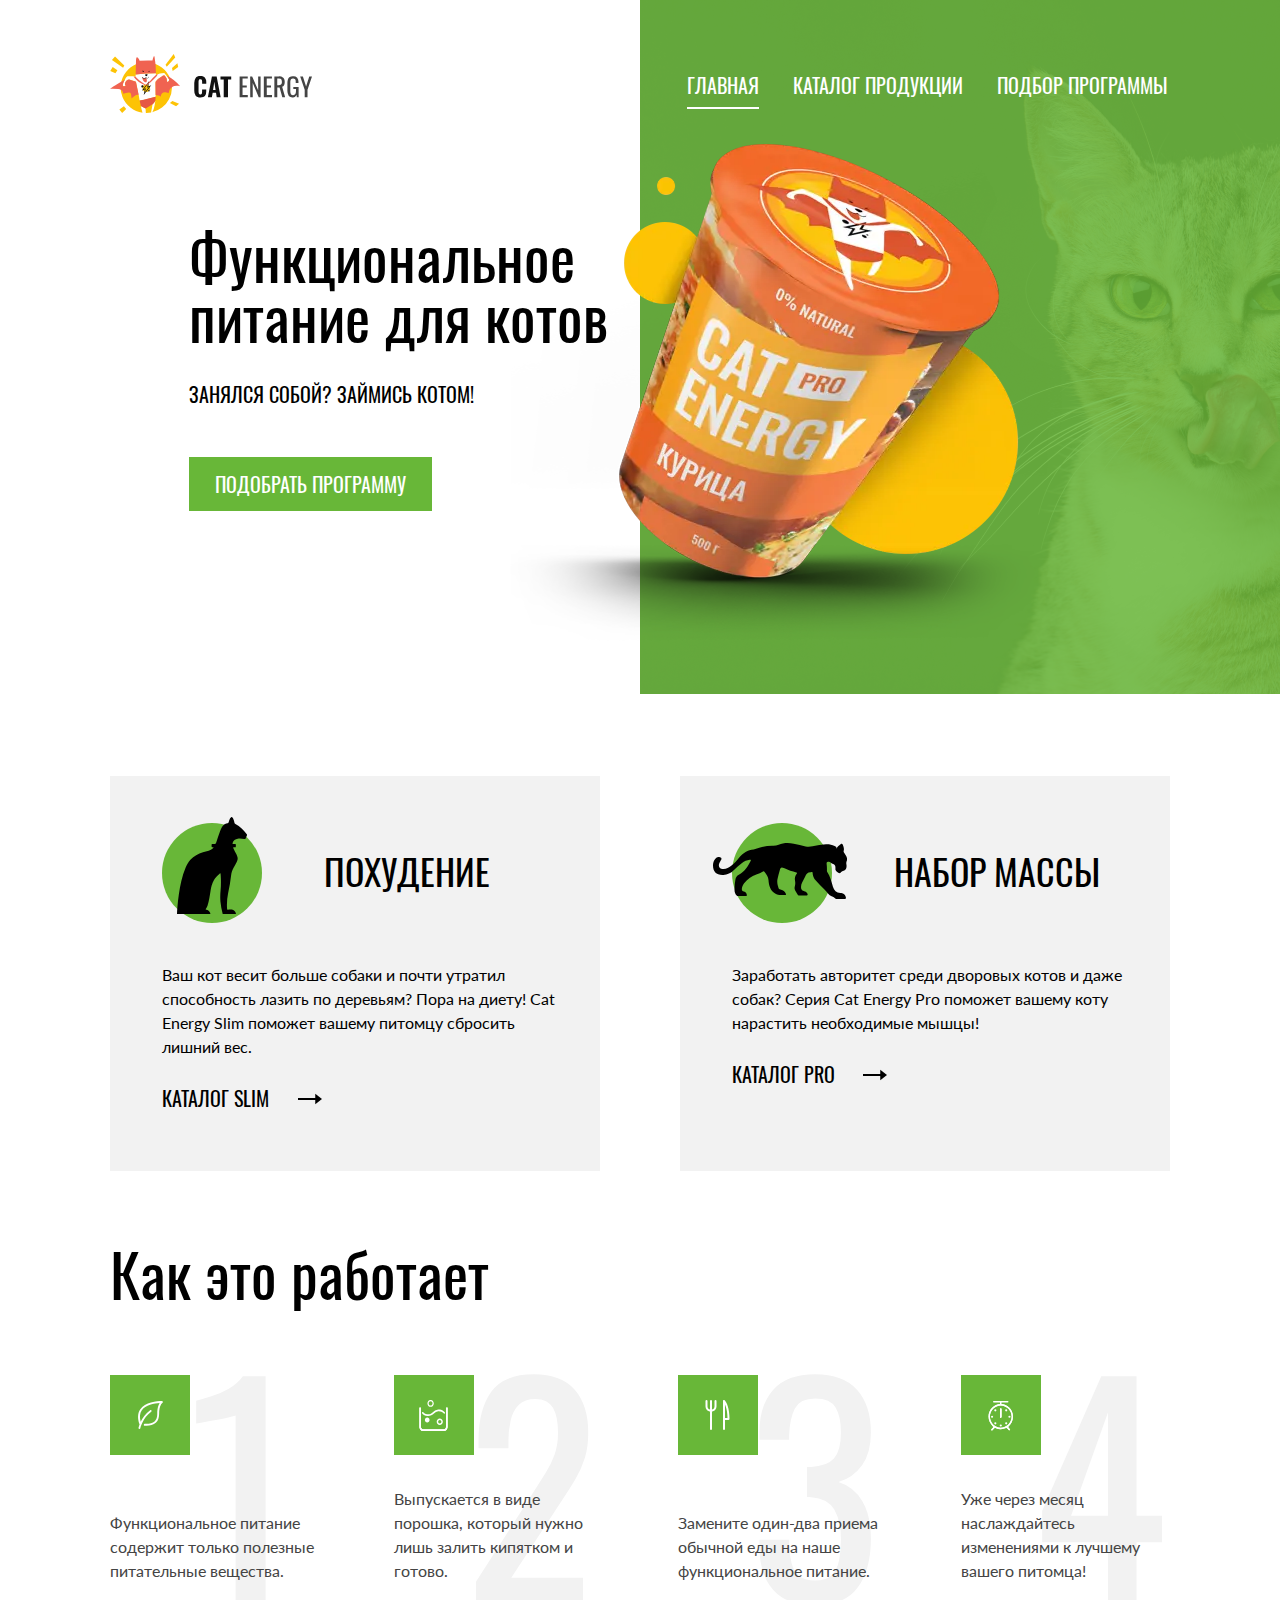
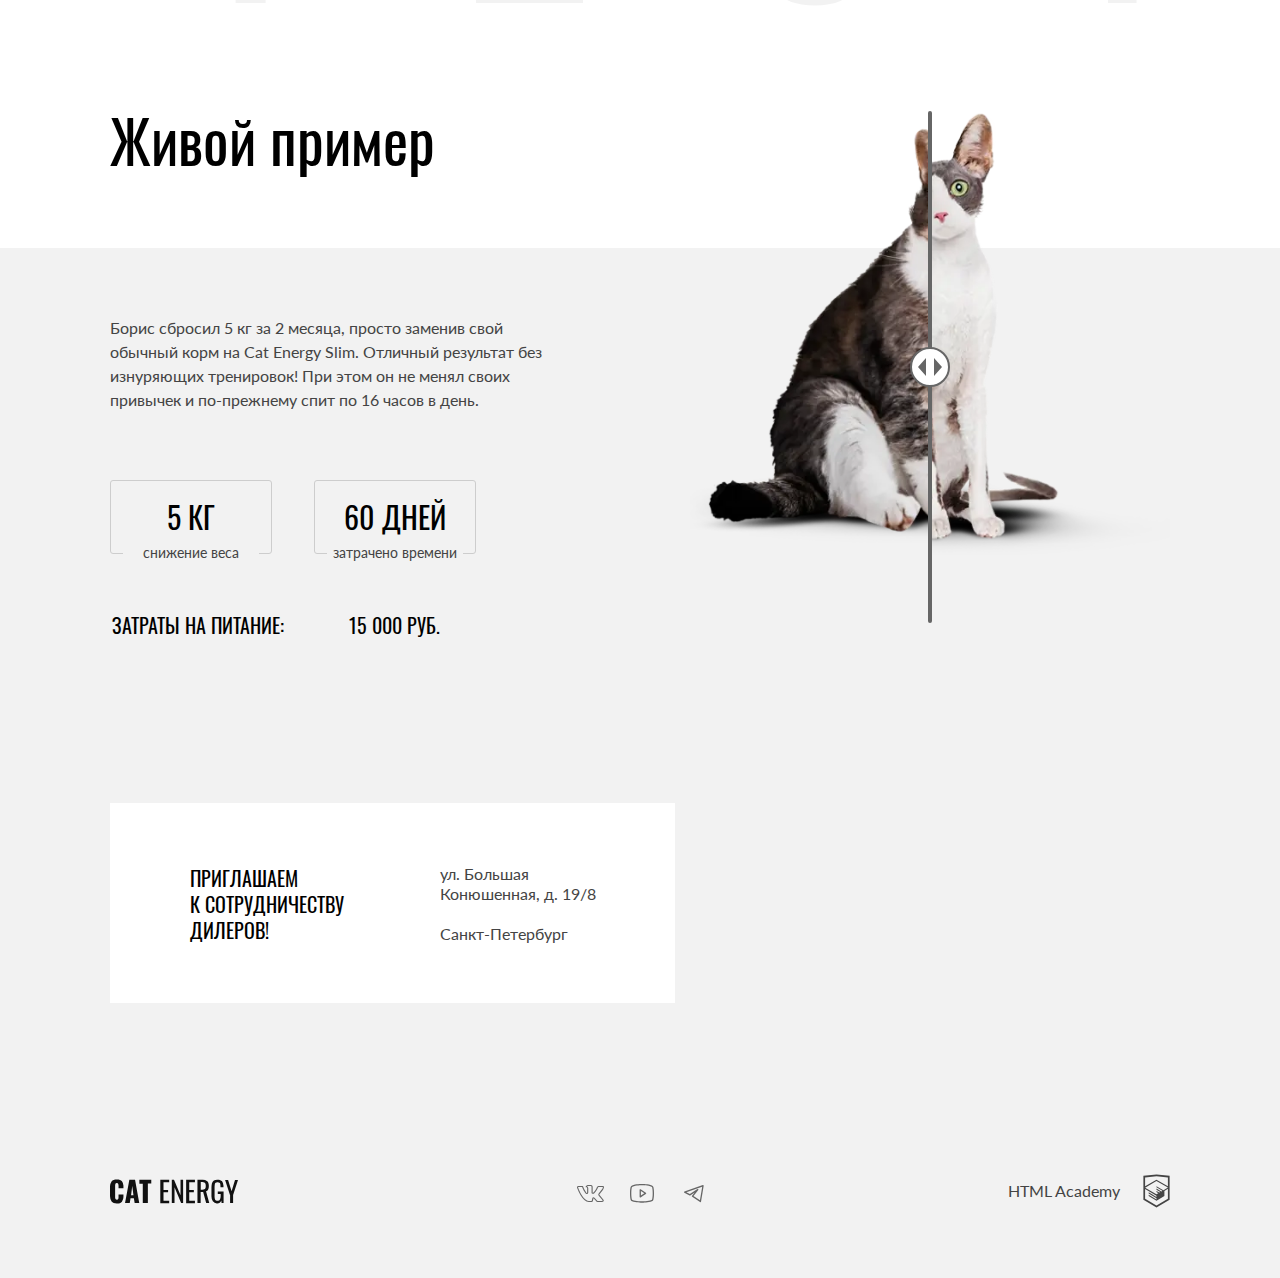
<file: docs/index.html>
<!DOCTYPE html><html class="page" lang="ru"><head><meta charset="UTF-8"><meta name="viewport" content="width=device-width,initial-scale=1"><meta name="title" content="HTML Academy: Cat Energy"><link rel="preload" as="font" href="fonts/oswald/oswaldregular.woff2" as="font" type="font/woff2" crossorigin="anonymous"><link rel="preload" as="font" href="fonts/lato/Lato-Regular.woff2" as="font" type="font/woff2" crossorigin="anonymous"><title>HTML Academy: Cat Energy</title><link rel="icon" type="image/png" sizes="152x152" href="img/favicon/favicon-big.png"><link rel="icon" type="image/png" sizes="32x32" href="img/favicon/favicon-medium.png"><link rel="icon" type="image/png" sizes="16x16" href="img/favicon/favicon-small.png"><link rel="stylesheet" href="css/style.min.css"></head><body class="page__body"><header class="main-header main-header--index"><div class="main-header__container main-header__container--index"><nav class="main-nav main-nav--open"><div class="main-header__nav-container"><a class="main-header__logo" href="index.html"><picture><source media="(min-width: 1220px)" srcset="img/all-svg/logo-desktop.svg"><source media="(min-width: 768px)" srcset="img/all-svg/logo-tablet.svg"><img class="main-header__logo-image" src="img/all-svg/logo-mobile.svg" width="33" height="38" alt="логотип Cat energy"></picture></a><span class="main-header__text-logo"><img class="main-header__text-logo-img" src="img/svg/sprite.svg#cat-energy" width="101" height="18" alt="название Cat energy"> </span><button class="main-header__burger-menu" type="button" id="toggleButton"><svg class="main-header__svg main-header__svg--open main-header__svg-one main-header__svg-one--nojs" width="24" height="24" id="ButtonHidden" aria-label="Иконка открытия меню"><use xlink:href="img/svg/sprite.svg#mobile-nav-button"></use></svg> <svg class="main-header__svg main-header__svg--close main-header__svg-two main-header__svg-two--nojs" width="20" height="20" id="ButtonNoJs" aria-label="Иконка закрытия меню"><use xlink:href="img/svg/sprite.svg#mobile-nav-button-open"></use></svg></button></div><ul class="main-nav__list site-list site-list--close site-list--open site-list--nojs" id="navList"><li class="site-list__item"><a class="site-list__link site-list__link--index site-list__link--main" href="#">Главная</a></li><li class="site-list__item"><a class="site-list__link site-list__link--main" href="catalog.html">Каталог продукции</a></li><li class="site-list__item"><a class="site-list__link site-list__link--main" href="form.html">Подбор программы</a></li></ul></nav></div><section class="main-hero"><div class="main-hero__wrapper"><h1 class="main-hero__title">Функциональное<br>питание для котов</h1><p class="main-hero__subtitle">Занялся собой? Займись котом!</p><div class="main-hero__picture"><picture><source media="(min-width: 1220px)" srcset="img/hero-image-desktop.webp, img/hero-image-desktop@2x.webp 2x"><source media="(min-width: 768px)" srcset="img/hero-image-tablet.webp, img/hero-image-tablet@2x.webp 2x"><source srcset="img/hero-image-desktop.webp, img/hero-image-desktop@2x.webp 2x" type="image/webp" width="280" height="270"><source media="(min-width: 1220px)" srcset="img/hero-image-desktop.png, img/hero-image-desktop@2x.png 2x"><source media="(min-width: 768px)" srcset="img/hero-image-tablet.png, img/hero-image-tablet@2x.png 2x"><img class="main-hero__image" src="img/hero-image-desktop.png" srcset="img/hero-image-desktop@2x.png" width="280" height="270" alt="Продукция магазина"></picture></div><a class="main-hero__hero-button button" href="form.html">Подобрать программу</a></div></section></header><main class="main-wrapper"><section class="cat-programs container"><div class="cat-programs__wrapper"><h2 class="visually-hidden">Программы питания для кошек</h2><ul class="cat-programs__list"><li class="cat-programs__item cat-programs__item--slim"><h3 class="cat-programs__title">Похудение</h3><p class="cat-programs__desciption">Ваш кот весит больше собаки и почти утратил способность лазить по деревьям? Пора на диету! Cat Energy Slim поможет вашему питомцу сбросить лишний вес.</p><div class="cat-programs__button-container"><a class="cat-programs__link" href="catalog.html"><span class="cat-programs__catalog">Каталог slim</span></a></div></li><li class="cat-programs__item cat-programs__item--mass"><h3 class="cat-programs__title">Набор массы</h3><p class="cat-programs__desciption">Заработать авторитет среди дворовых котов и даже собак? Серия Cat Energy Pro поможет вашему коту нарастить необходимые мышцы!</p><div class="cat-programs__button-container"><a class="cat-programs__link" href="catalog.html"><span class="cat-programs__catalog">Каталог pro</span></a></div></li></ul></div></section><section class="advantages container"><div class="advantages__wrapper"><h2 class="advantages__title">Как это работает</h2><ul class="advantages__list"><li class="advantages__item"><span class="advantages__text">Функциональное питание содержит только полезные питательные вещества.</span></li><li class="advantages__item"><span class="advantages__text">Выпускается в виде порошка, который нужно лишь залить кипятком и готово.</span></li><li class="advantages__item"><span class="advantages__text">Замените один-два приема обычной еды на наше функциональное питание.</span></li><li class="advantages__item"><span class="advantages__text">Уже через месяц наслаждайтесь изменениями к лучшему&nbsp;<br>вашего питомца!</span></li></ul></div></section><section class="example"><div class="example__container container"><div class="example__section example__section--one"><h2 class="example__title">Живой пример</h2><p class="example__desciption">Борис сбросил 5 кг за 2 месяца, просто заменив свой обычный корм на Cat Energy Slim. Отличный результат без изнуряющих тренировок! При этом он не менял своих привычек и по-прежнему спит по 16 часов в день.</p><div class="example__elements-wrapper"><div class="example__container-elements"><dl class="example__elements elements-result"><div class="elements-result__wrapper"><dt class="elements-result__index-number">5 кг</dt><dd class="elements-result__index-desciption">снижение веса</dd></div><div class="elements-result__wrapper"><dt class="elements-result__index-number">60 дней</dt><dd class="elements-result__index-desciption">затрачено времени</dd></div></dl></div><div class="example__cost"><p class="example__text-cost"><span class="example__span-one">Затраты на питание: </span><span class="example__span-two">15 000 руб.</span></p></div></div></div><div class="example__section example__section--two" data-container><div class="example__cats-container example__cats-container--before" data-image1><picture><source media="(min-width: 768px)" srcset="img/cat-before-tablet@1x.webp, img/cat-before-tablet@2x.webp 2x"><source media="(min-width: 320px)" srcset="img/cat-before-mobile@1x.webp, img/cat-before-mobile@2x.webp 2x"><source srcset="img/cat-before-mobile.webp, img/cat-before-mobile@2x.webp 2x" type="image/webp"><source media="(min-width: 768px)" srcset="img/cat-before-tablet@1x.png, img/cat-before-tablet@2x.png 2x"><source media="(min-width: 320px)" srcset="img/cat-before-mobile@1x.png, img/cat-before-mobile@2x.png 2x"><img class="example__cat-img" src="img/cat-before-mobile@1x.png" srcset="img/cat-before-mobile@2x.png 2x" width="280" height="256" alt="Толстый тигровый кот с белой мордочкой"></picture></div><div class="example__cats-container example__cats-container--after" data-image2><picture><source media="(min-width: 768px)" srcset="img/cat-after-tablet@1x.webp, img/cat-after-tablet@2x.webp 2x"><source media="(min-width: 320px)" srcset="img/cat-after-mobile@1x.webp, img/cat-after-mobile@2x.webp 2x"><source srcset="img/cat-after-mobile.webp, img/cat-after-mobile@2x.webp 2x" type="image/webp"><source media="(min-width: 768px)" srcset="img/cat-after-tablet@1x.png, img/cat-after-tablet@2x.png 2x"><source media="(min-width: 320px)" srcset="img/cat-after-mobile@1x.png, img/cat-after-mobile@2x.png 2x"><img class="example__cat-img" src="img/cat-after-mobile@1x.png" srcset="img/cat-after-mobile@2x.png 2x" width="280" height="256" alt="Худой бело-серый кот с разноцветной мордочкой"></picture></div><button class="example__button-slider" type="button" data-button><svg class="example__thumb-slider" width="40" height="40" aria-label="Слайдер с котами"><use xlink:href="img/svg/sprite.svg#thumb-slider"></use></svg></button></div></div></section></main><footer class="main-footer"><section class="address-company"><div class="address-company__container"><h2 class="address-company__invite">Приглашаем<br>к сотрудничеству дилеров!</h2><address class="address-company__address"><span class="address-company__element1">ул. Большая<br>Конюшенная, д. 19/8</span> <span class="address-company__element2">Санкт-Петербург</span></address></div><div class="map" id="map"><script src="https://api-maps.yandex.ru/2.1?apikey=856233f6-b4f7-43db-8848-b1d6f9396087&lang=ru_RU"></script><noscript><picture><source media="(min-width: 1440px)" srcset="img/map-desktop-img.jpg, img/map-desktop-img@2x.jpg 2x"><source media="(min-width: 768px)" srcset="img/map-tablet-img.jpg, img/map-tablet-img@2x.jpg 2x"><img class="map__image--nojs" src="img/map-mobile-img.jpg" srcset="img/map-mobile-img@2x.jpg" width="320" height="362" alt="Локация магазина на карте"></picture></noscript></div></section><div class="main-footer__wrapper main-footer__wrapper--index container"><div class="main-footer__logo-container"><a class="main-footer__logo-title main-title-link" href="#"><svg class="main-footer__svg main-footer__svg--cat-energy" width="128" height="25" aria-label="Текстовое лого магазина"><use xlink:href="img/svg/sprite.svg#cat-energy"></use></svg></a></div><div class="main-footer__social social"><ul class="social__list"><li class="social__item"><a class="social__link social__link--vk" href="https://vk.com/htmlacademy"><svg class="social__svg social__svg--vk" width="28" height="22" aria-label="Ссылка на группу Вконтакте"><use xlink:href="img/svg/sprite.svg#vk"></use></svg></a></li><li class="social__item"><a class="social__link social__link--youtube" href="https://www.youtube.com/user/htmlacademyru"><svg class="social__svg social__svg--youtube" width="28" height="22" aria-label="Ссылка на ютуб канал"><use xlink:href="img/svg/sprite.svg#youtube"></use></svg></a></li><li class="social__item"><a class="social__link social__link--telegram" href="https://t.me/htmlacademy"><svg class="social__svg social__svg--telegram" width="28" height="22" aria-label="Ссылка на группу в телеграм"><use xlink:href="img/svg/sprite.svg#telegram"></use></svg></a></li></ul></div><div class="main-footer__copyrights copyrights"><a class="copyrights__button" href="https://htmlacademy.ru/"><span class="copyrights__text">HTML Academy </span><svg class="copyrights__svg copyrights__svg--html-academy" width="27" height="34" aria-label="Авторские права от HTML Academy"><use xlink:href="img/svg/sprite.svg#html-academy"></use></svg></a></div></div></footer><script src="js/script.js"></script><script src="js/slider.js"></script></body></html>
</file>
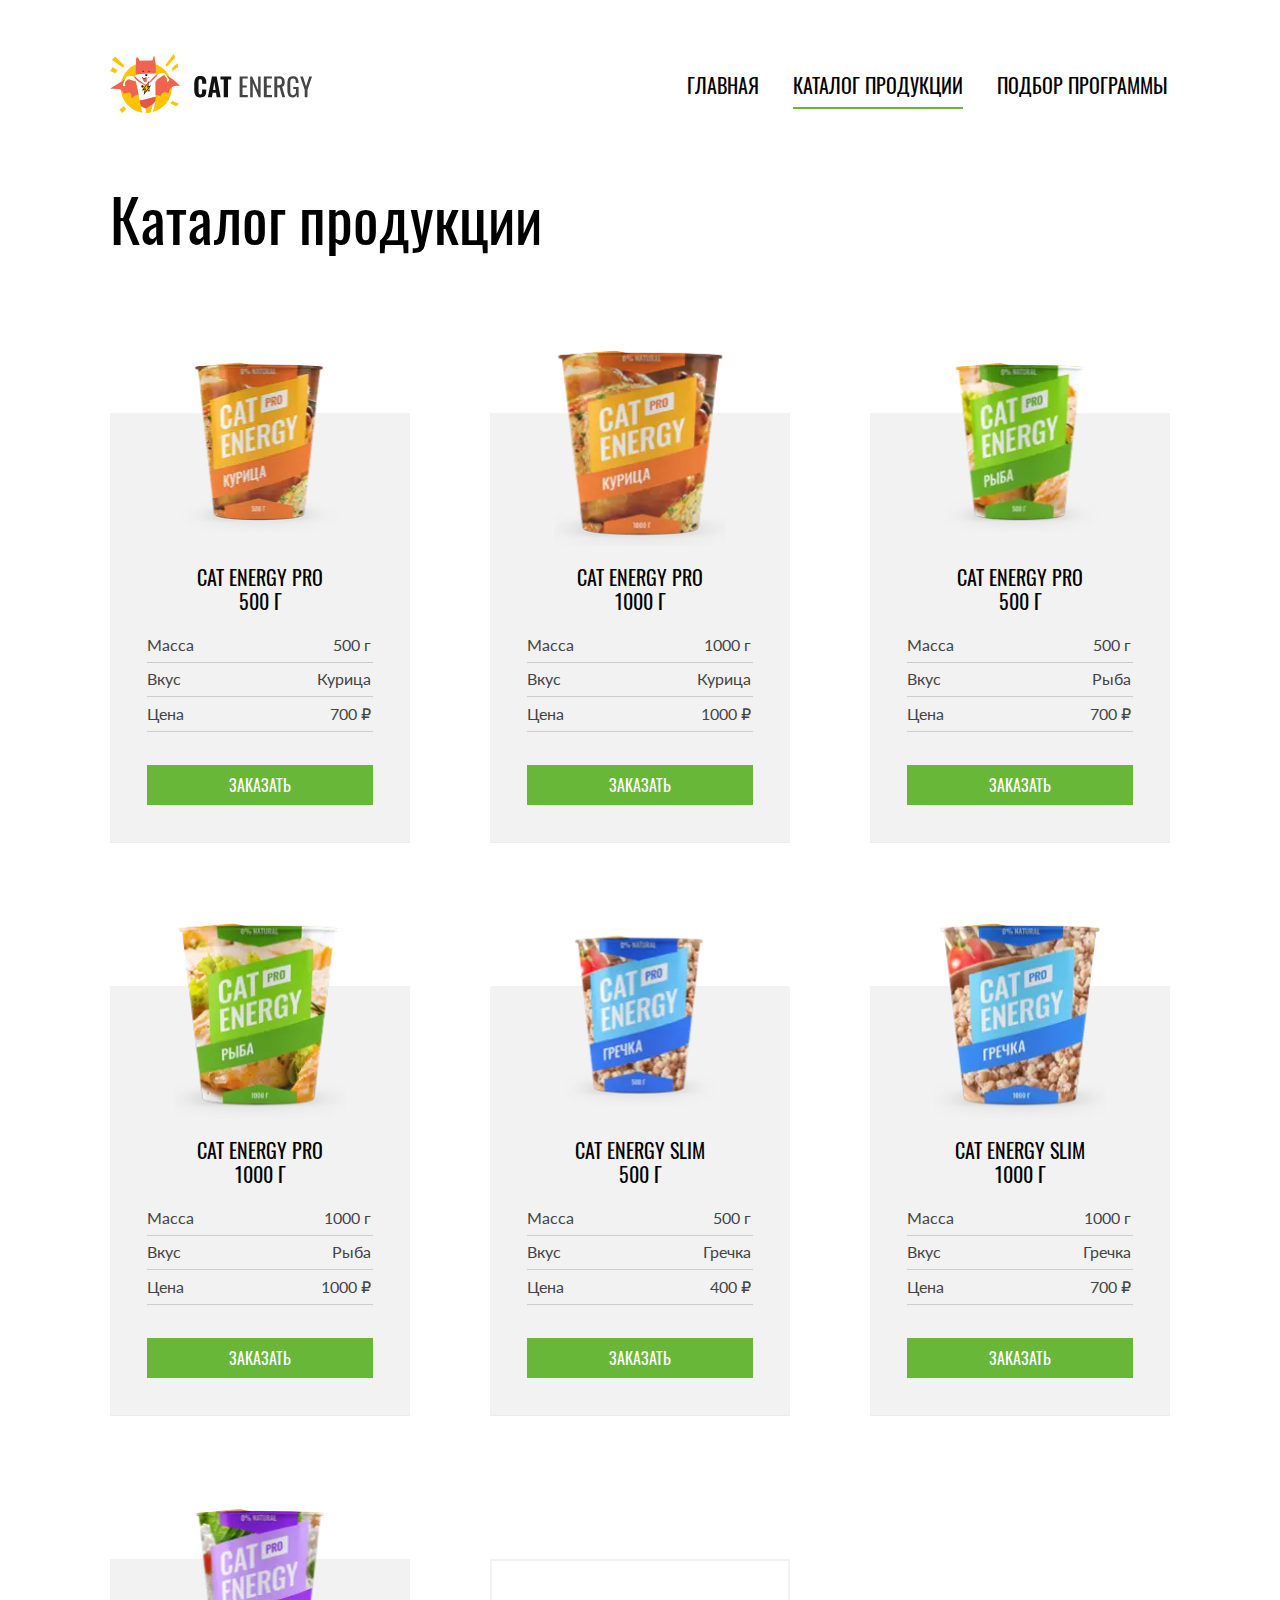
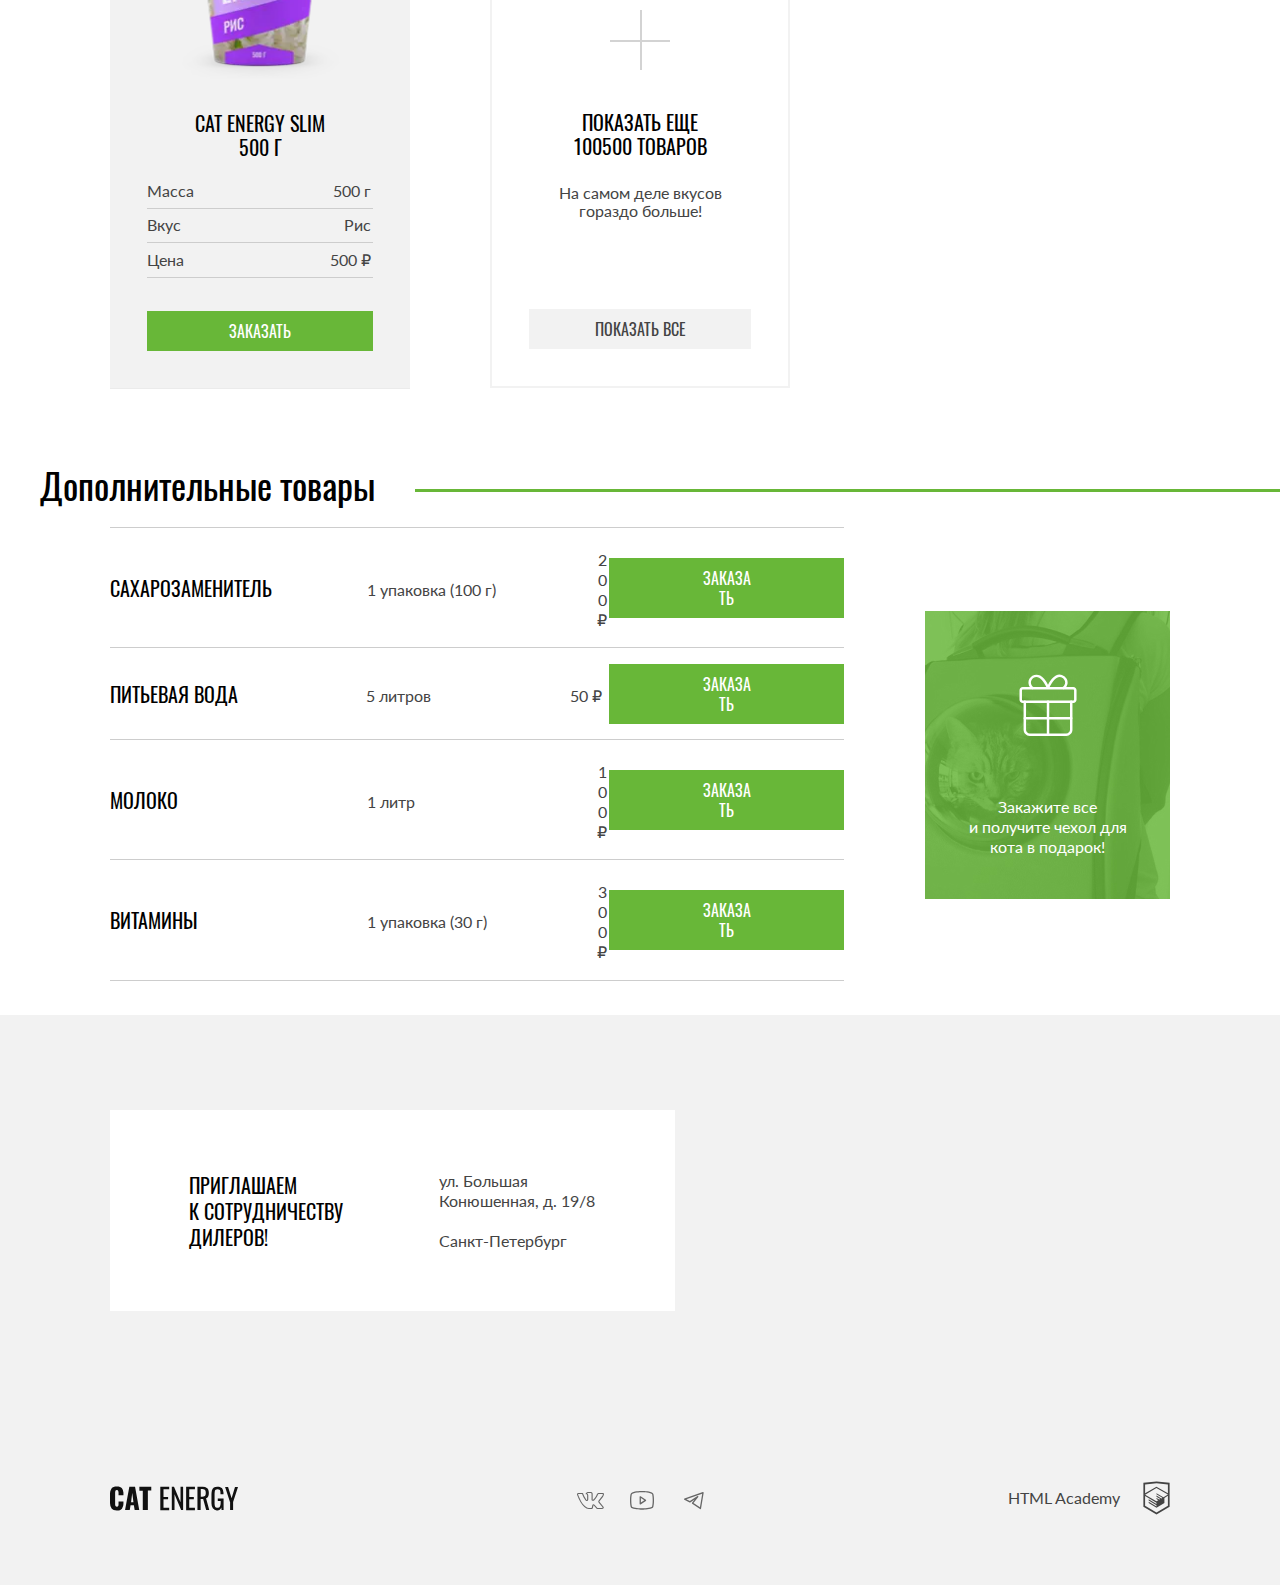
<file: docs/catalog.html>
<!DOCTYPE html><html class="page" lang="ru"><head><meta charset="UTF-8"><meta name="viewport" content="width=device-width,initial-scale=1"><meta name="title" content="HTML Academy: Cat Energy"><link rel="preload" as="font" href="fonts/oswald/oswaldregular.woff2" as="font" type="font/woff2" crossorigin="anonymous"><link rel="preload" as="font" href="fonts/lato/Lato-Regular.woff2" as="font" type="font/woff2" crossorigin="anonymous"><title>HTML Academy: Cat Energy</title><link rel="icon" type="image/png" sizes="152x152" href="img/favicon/favicon-big.png"><link rel="icon" type="image/png" sizes="32x32" href="img/favicon/favicon-medium.png"><link rel="icon" type="image/png" sizes="16x16" href="img/favicon/favicon-small.png"><link rel="stylesheet" href="css/style.min.css"></head><body class="page__body"><header class="main-header"><div class="main-header__container main-header__container--catalog"><nav class="main-nav main-nav--open"><div class="main-header__nav-container main-header__nav-container--form"><a class="main-header__logo" href="index.html"><picture><source media="(min-width: 1220px)" srcset="img/all-svg/logo-desktop.svg"><source media="(min-width: 768px)" srcset="img/all-svg/logo-tablet.svg"><img class="main-header__logo-image" src="img/all-svg/logo-mobile.svg" width="33" height="38" alt="логотип Cat energy"></picture></a><span class="main-header__text-logo"><img class="main-header__text-logo-img" src="img/svg/sprite.svg#cat-energy" width="101" height="18" alt="название Cat energy"> </span><button class="main-header__burger-menu" type="button" id="toggleButton"><svg class="main-header__svg main-header__svg--open main-header__svg-one main-header__svg-one--nojs" width="24" height="24" id="ButtonHidden" aria-label="Иконка открытия меню"><use xlink:href="img/svg/sprite.svg#mobile-nav-button"></use></svg> <svg class="main-header__svg main-header__svg--close main-header__svg-two main-header__svg-two--nojs" width="20" height="20" id="ButtonNoJs" aria-label="Иконка закрытия меню"><use xlink:href="img/svg/sprite.svg#mobile-nav-button-open"></use></svg></button></div><ul class="main-nav__list site-list site-list--close site-list--open site-list--nojs" id="navList"><li class="site-list__item"><a class="site-list__link" href="index.html">Главная</a></li><li class="site-list__item"><a class="site-list__link site-list__link--current" href="#">Каталог продукции</a></li><li class="site-list__item"><a class="site-list__link" href="form.html">Подбор программы</a></li></ul></nav></div></header><main class="catalog-wrapper"><section class="catalog-product"><div class="catalog-text-container"><h1 class="catalog-product__title">Каталог продукции</h1></div><div class="catalog-product-container"><h2 class="visually-hidden">Список товаров</h2><ul class="catalog-product__list catalog-list"><li class="catalog-list__item card"><div class="catalog-list__wrapper"><div class="catalog-list__img-container"><a class="catalog-list__link" href="#"><picture><source media="(min-width: 768px)" srcset="img/catalog-chicken-tablet-500g.webp, img/catalog-chicken-tablet-500g@2x.webp 2x"><source media="(min-width: 320px)" srcset="img/catalog-chicken-mobile-500g.webp, img/catalog-chicken-mobile-500g@2x.webp 2x"><source srcset="img/catalog-chicken-mobile-500g.webp, img/catalog-chicken-mobile-500g@2x.webp 2x" type="image/webp"><source media="(min-width: 768px)" srcset="img/catalog-chicken-tablet-500g.png, img/catalog-chicken-tablet-500g@2x.png 2x"><source media="(min-width: 320px)" srcset="img/catalog-chicken-mobile-500g.png, img/catalog-chicken-mobile-500g@2x.png 2x"><img class="catalog-list__img catalog-list__img--small" src="img/catalog-chicken-mobile-500g.png" srcset="img/catalog-chicken-mobile-500g@2x.png 2x" width="68" height="86" alt="Корм с курицей 500 грамм"></picture></a></div><div class="catalog-list__card"><a class="catalog-list__title" href="#"><h3 class="catalog-list__product-title">Cat Energy PRO 500 г</h3></a><table class="catalog-list__table"><tbody><tr><td class="catalog-list__feature catalog-list__feature--property">Масса</td><td class="catalog-list__feature catalog-list__feature--result">500 г</td></tr><tr><td class="catalog-list__feature catalog-list__feature--property">Вкус</td><td class="catalog-list__feature catalog-list__feature--result">Курица</td></tr><tr><td class="catalog-list__feature catalog-list__feature--property">Цена</td><td class="catalog-list__feature catalog-list__feature--result">700 ₽</td></tr></tbody></table></div></div><a class="catalog-list__button button" href="form.html">Заказать</a></li><li class="catalog-list__item card"><div class="catalog-list__wrapper"><div class="catalog-list__img-container"><a class="catalog-list__link" href="#"><picture><source media="(min-width: 768px)" srcset="img/catalog-chicken-tablet-1kg.webp, img/catalog-chicken-tablet-1kg@2x.webp 2x"><source media="(min-width: 320px)" srcset="img/catalog-chicken-mobile-1kg.webp, img/catalog-chicken-mobile-1kg@2x.webp 2x"><source srcset="img/catalog-chicken-mobile-1kg.webp, img/catalog-chicken-mobile-1kg@2x.webp 2x" type="image/webp"><source media="(min-width: 768px)" srcset="img/catalog-chicken-tablet-1kg.png, img/catalog-chicken-tablet-1kg@2x.png 2x"><source media="(min-width: 320px)" srcset="img/catalog-chicken-mobile-1kg.png, img/catalog-chicken-mobile-1kg@2x.png 2x"><img class="catalog-list__img catalog-list__img--big" src="img/catalog-chicken-mobile-1kg.png" srcset="img/catalog-chicken-mobile-1kg@2x.png 2x" width="84" height="100" alt="Корм с курицей 1 кг"></picture></a></div><div class="catalog-list__card"><a class="catalog-list__title" href="#"><h3 class="catalog-list__product-title">Cat Energy PRO 1000 г</h3></a><table class="catalog-list__table"><tbody><tr><td class="catalog-list__feature catalog-list__feature--property">Масса</td><td class="catalog-list__feature catalog-list__feature--result">1000 г</td></tr><tr><td class="catalog-list__feature catalog-list__feature--property">Вкус</td><td class="catalog-list__feature catalog-list__feature--result">Курица</td></tr><tr><td class="catalog-list__feature catalog-list__feature--property">Цена</td><td class="catalog-list__feature catalog-list__feature--result">1000 ₽</td></tr></tbody></table></div></div><a class="catalog-list__button button" href="form.html">Заказать</a></li><li class="catalog-list__item card"><div class="catalog-list__wrapper"><div class="catalog-list__img-container"><a class="catalog-list__link" href="#"><picture><source media="(min-width: 768px)" srcset="img/catalog-fish-tablet-500g.webp, img/catalog-fish-tablet-500g@2x.webp 2x"><source media="(min-width: 320px)" srcset="img/catalog-fish-mobile-500g.webp, img/catalog-fish-mobile-500g@2x.webp 2x"><source srcset="img/catalog-fish-mobile-500g.webp, img/catalog-fish-mobile-500g@2x.webp 2x" type="image/webp"><source media="(min-width: 768px)" srcset="img/catalog-fish-tablet-500g.png, img/catalog-fish-tablet-500g@2x.png 2x"><source media="(min-width: 320px)" srcset="img/catalog-fish-mobile-500g.png, img/catalog-fish-mobile-500g@2x.png 2x"><img class="catalog-list__img catalog-list__img--small" src="img/catalog-fish-mobile-500g.png" srcset="img/catalog-fish-mobile-500g@2x.png 2x" width="68" height="86" alt="Корм с рыбой 500 грамм"></picture></a></div><div class="catalog-list__card"><a class="catalog-list__title" href="#"><h3 class="catalog-list__product-title">Cat Energy PRO 500 г</h3></a><table class="catalog-list__table"><tbody><tr><td class="catalog-list__feature catalog-list__feature--property">Масса</td><td class="catalog-list__feature catalog-list__feature--result">500 г</td></tr><tr><td class="catalog-list__feature catalog-list__feature--property">Вкус</td><td class="catalog-list__feature catalog-list__feature--result">Рыба</td></tr><tr><td class="catalog-list__feature catalog-list__feature--property">Цена</td><td class="catalog-list__feature catalog-list__feature--result">700 ₽</td></tr></tbody></table></div></div><a class="catalog-list__button button" href="form.html">Заказать</a></li><li class="catalog-list__item card"><div class="catalog-list__wrapper"><div class="catalog-list__img-container"><a class="catalog-list__link" href="#"><picture><source media="(min-width: 768px)" srcset="img/catalog-fish-tablet-1kg.webp, img/catalog-fish-tablet-1kg@2x.webp 2x"><source media="(min-width: 320px)" srcset="img/catalog-fish-mobile-1kg.webp, img/catalog-fish-mobile-1kg@2x.webp 2x"><source srcset="img/catalog-fish-mobile-1kg.webp, img/catalog-fish-mobile-1kg@2x.webp 2x" type="image/webp"><source media="(min-width: 768px)" srcset="img/catalog-fish-tablet-1kg.png, img/catalog-fish-tablet-1kg@2x.png 2x"><source media="(min-width: 320px)" srcset="img/catalog-fish-mobile-1kg.png, img/catalog-fish-mobile-1kg@2x.png 2x"><img class="catalog-list__img catalog-list__img--big" src="img/catalog-fish-mobile-1kg.png" srcset="img/catalog-fish-mobile-1kg@2x.png 2x" width="84" height="100" alt="Корм с рыбой 1 кг"></picture></a></div><div class="catalog-list__card"><a class="catalog-list__title" href="#"><h3 class="catalog-list__product-title">Cat Energy PRO 1000 г</h3></a><table class="catalog-list__table"><tbody><tr><td class="catalog-list__feature catalog-list__feature--property">Масса</td><td class="catalog-list__feature catalog-list__feature--result">1000 г</td></tr><tr><td class="catalog-list__feature catalog-list__feature--property">Вкус</td><td class="catalog-list__feature catalog-list__feature--result">Рыба</td></tr><tr><td class="catalog-list__feature catalog-list__feature--property">Цена</td><td class="catalog-list__feature catalog-list__feature--result">1000 ₽</td></tr></tbody></table></div></div><a class="catalog-list__button button" href="form.html">Заказать</a></li><li class="catalog-list__item card"><div class="catalog-list__wrapper"><div class="catalog-list__img-container"><a class="catalog-list__link" href="#"><picture><source media="(min-width: 768px)" srcset="img/catalog-cereal-tablet-500g.webp, img/catalog-cereal-tablet-500g@2x.webp 2x"><source media="(min-width: 320px)" srcset="img/catalog-cereal-mobile-500g.webp, img/catalog-cereal-mobile-500g@2x.webp 2x"><source srcset="img/catalog-cereal-mobile-500g.webp, img/catalog-cereal-mobile-500g@2x.webp 2x" type="image/webp"><source media="(min-width: 768px)" srcset="img/catalog-cereal-tablet-500g.png, img/catalog-cereal-tablet-500g@2x.png 2x"><source media="(min-width: 320px)" srcset="img/catalog-cereal-mobile-500g.png, img/catalog-cereal-mobile-500g@2x.png 2x"><img class="catalog-list__img catalog-list__img--small" src="img/catalog-cereal-mobile-500g.png" srcset="img/catalog-cereal-mobile-500g@2x.png 2x" width="68" height="86" alt="Корм с гречей 500 грамм"></picture></a></div><div class="catalog-list__card"><a class="catalog-list__title" href="#"><h3 class="catalog-list__product-title">Cat Energy slim 500 г</h3></a><table class="catalog-list__table"><tbody><tr><td class="catalog-list__feature catalog-list__feature--property">Масса</td><td class="catalog-list__feature catalog-list__feature--result">500 г</td></tr><tr><td class="catalog-list__feature catalog-list__feature--property">Вкус</td><td class="catalog-list__feature catalog-list__feature--result">Гречка</td></tr><tr><td class="catalog-list__feature catalog-list__feature--property">Цена</td><td class="catalog-list__feature catalog-list__feature--result">400 ₽</td></tr></tbody></table></div></div><a class="catalog-list__button button" href="form.html">Заказать</a></li><li class="catalog-list__item card"><div class="catalog-list__wrapper"><div class="catalog-list__img-container"><a class="catalog-list__link" href="#"><picture><source media="(min-width: 768px)" srcset="img/catalog-cereal-tablet-1kg.webp, img/catalog-cereal-tablet-1kg@2x.webp 2x"><source media="(min-width: 320px)" srcset="img/catalog-cereal-mobile-1kg.webp, img/catalog-cereal-mobile-1kg@2x.webp 2x"><source srcset="img/catalog-cereal-mobile-1kg.webp, img/catalog-cereal-mobile-1kg@2x.webp 2x" type="image/webp"><source media="(min-width: 768px)" srcset="img/catalog-cereal-tablet-1kg.png, img/catalog-cereal-tablet-1kg@2x.png 2x"><source media="(min-width: 320px)" srcset="img/catalog-cereal-mobile-1kg.png, img/catalog-cereal-mobile-1kg@2x.png 2x"><img class="catalog-list__img catalog-list__img--big" src="img/catalog-cereal-mobile-1kg.png" srcset="img/catalog-cereal-mobile-1kg@2x.png 2x" width="84" height="100" alt="Корм с гречей 1 кг"></picture></a></div><div class="catalog-list__card"><a class="catalog-list__title" href="#"><h3 class="catalog-list__product-title">Cat Energy slim 1000 г</h3></a><table class="catalog-list__table"><tbody><tr><td class="catalog-list__feature catalog-list__feature--property">Масса</td><td class="catalog-list__feature catalog-list__feature--result">1000 г</td></tr><tr><td class="catalog-list__feature catalog-list__feature--property">Вкус</td><td class="catalog-list__feature catalog-list__feature--result">Гречка</td></tr><tr><td class="catalog-list__feature catalog-list__feature--property">Цена</td><td class="catalog-list__feature catalog-list__feature--result">700 ₽</td></tr></tbody></table></div></div><a class="catalog-list__button button" href="form.html">Заказать</a></li><li class="catalog-list__item card"><div class="catalog-list__wrapper"><div class="catalog-list__img-container"><a class="catalog-list__link" href="#"><picture><source media="(min-width: 768px)" srcset="img/catalog-rice-tablet-500g.webp, img/catalog-rice-tablet-500g@2x.webp 2x"><source media="(min-width: 320px)" srcset="img/catalog-rice-mobile-500g.webp, img/catalog-rice-mobile-500g@2x.webp 2x"><source srcset="img/catalog-rice-mobile-500g.webp, img/catalog-rice-mobile-500g@2x.webp 2x" type="image/webp"><source media="(min-width: 768px)" srcset="img/catalog-rice-tablet-500g.png, img/catalog-rice-tablet-500g@2x.png 2x"><source media="(min-width: 320px)" srcset="img/catalog-rice-mobile-500g.png, img/catalog-rice-mobile-500g@2x.png 2x"><img class="catalog-list__img catalog-list__img--small" src="img/catalog-rice-mobile-500g.png" srcset="img/catalog-rice-mobile-500g@2x.png 2x" width="68" height="86" alt="Корм с рисом 500 грамм"></picture></a></div><div class="catalog-list__card"><a class="catalog-list__title" href="#"><h3 class="catalog-list__product-title">Cat Energy slim 500 г</h3></a><table class="catalog-list__table"><tbody><tr><td class="catalog-list__feature catalog-list__feature--property">Масса</td><td class="catalog-list__feature catalog-list__feature--result">500 г</td></tr><tr><td class="catalog-list__feature catalog-list__feature--property">Вкус</td><td class="catalog-list__feature catalog-list__feature--result">Рис</td></tr><tr><td class="catalog-list__feature catalog-list__feature--property">Цена</td><td class="catalog-list__feature catalog-list__feature--result">500 ₽</td></tr></tbody></table></div></div><a class="catalog-list__button button" href="form.html">Заказать</a></li><li class="catalog-list__item card"><div class="catalog-more"><button class="catalog-more__icon" type="button"><svg class="catalog-more__plus" width="60" height="60" aria-label="Иконка плюсика"><use xlink:href="img/svg/sprite.svg#plus"></use></svg></button><h3 class="catalog-more__title">Показать еще 100500 товаров</h3><p class="catalog-more__subtitle">На самом деле вкусов гораздо больше!</p><a class="catalog-more__button button" href="#">Показать все</a></div></li></ul></div></section><section class="catalog-additional"><div class="catalog-additional__text-container"><h2 class="catalog-additional__title"><span class="catalog-additional__span">Дополнительные товары</span></h2></div><div class="catalog-additional-container container"><ul class="catalog-additional-list catalog-list-add"><li class="catalog-list-add__item"><h3 class="catalog-list-add__subtitle">Сахарозаменитель</h3><table class="catalog-list-add__table"><tbody><tr><td class="catalog-list-add catalog-list-add--property">1 упаковка (100 г)</td><td class="catalog-list-add catalog-list-add--value">200 ₽</td></tr></tbody></table><a class="catalog-list-add__button button" href="form.html">Заказать</a></li><li class="catalog-list-add__item"><h3 class="catalog-list-add__subtitle">Питьевая вода</h3><table class="catalog-list-add__table"><tbody><tr><td class="catalog-list-add catalog-list-add--property catalog-list-add--five">5 литров</td><td class="catalog-list-add catalog-list-add--value catalog-list-add--fifty">50 ₽</td></tr></tbody></table><a class="catalog-list-add__button button" href="form.html">Заказать</a></li><li class="catalog-list-add__item"><h3 class="catalog-list-add__subtitle">Молоко</h3><table class="catalog-list-add__table"><tbody><tr><td class="catalog-list-add catalog-list-add--property">1 литр</td><td class="catalog-list-add catalog-list-add--value">100 ₽</td></tr></tbody></table><a class="catalog-list-add__button button" href="form.html">Заказать</a></li><li class="catalog-list-add__item"><h3 class="catalog-list-add__subtitle">Витамины</h3><table class="catalog-list-add__table"><tbody><tr><td class="catalog-list-add catalog-list-add--property">1 упаковка (30 г)</td><td class="catalog-list-add catalog-list-add--value">300 ₽</td></tr></tbody></table><a class="catalog-list-add__button button" href="form.html">Заказать</a></li></ul><div class="promo"><h2 class="visually-hidden">Промоакция</h2><div class="promo__img-container"><svg class="promo__img" width="30" height="30" aria-label="Иконка подарка"><use xlink:href="img/svg/sprite.svg#icon-gift"></use></svg></div><span class="promo__desciption">Закажите все<br>и получите чехол для кота в подарок!</span></div></div></section></main><footer class="main-footer"><section class="address-company"><div class="address-company__container address-company__pages address-company__pages--catalog"><h2 class="address-company__invite">Приглашаем<br>к сотрудничеству дилеров!</h2><address class="address-company__address"><span class="address-company__element1">ул. Большая<br>Конюшенная, д. 19/8</span> <span class="address-company__element2">Санкт-Петербург</span></address></div><div class="map" id="map"><script src="https://api-maps.yandex.ru/2.1?apikey=856233f6-b4f7-43db-8848-b1d6f9396087&lang=ru_RU"></script><noscript><picture><source media="(min-width: 1440px)" srcset="img/map-desktop-img.jpg, img/map-desktop-img@2x.jpg 2x"><source media="(min-width: 768px)" srcset="img/map-tablet-img.jpg, img/map-tablet-img@2x.jpg 2x"><img class="map__image--nojs" src="img/map-mobile-img.jpg" srcset="img/map-mobile-img@2x.jpg" width="320" height="362" alt="Локация магазина на карте"></picture></noscript></div></section><div class="main-footer__wrapper container"><div class="main-footer__logo-container"><a class="main-footer__logo-title main-title-link" href="#"><svg class="main-footer__svg main-footer__svg--cat-energy" width="128" height="25" aria-label="Текстовое лого магазина"><use xlink:href="img/svg/sprite.svg#cat-energy"></use></svg></a></div><div class="main-footer__social social"><ul class="social__list"><li class="social__item"><a class="social__link social__link--vk" href="https://vk.com/htmlacademy"><svg class="social__svg social__svg--vk" width="28" height="22" aria-label="Ссылка на группу Вконтакте"><use xlink:href="img/svg/sprite.svg#vk"></use></svg></a></li><li class="social__item"><a class="social__link social__link--youtube" href="https://www.youtube.com/user/htmlacademyru"><svg class="social__svg social__svg--youtube" width="28" height="22" aria-label="Ссылка на ютуб канал"><use xlink:href="img/svg/sprite.svg#youtube"></use></svg></a></li><li class="social__item"><a class="social__link social__link--telegram" href="https://t.me/htmlacademy"><svg class="social__svg social__svg--telegram" width="28" height="22" aria-label="Ссылка на группу в телеграм"><use xlink:href="img/svg/sprite.svg#telegram"></use></svg></a></li></ul></div><div class="main-footer__copyrights copyrights"><a class="copyrights__button" href="https://htmlacademy.ru/"><span class="copyrights__text">HTML Academy </span><svg class="copyrights__svg copyrights__svg--html-academy" width="27" height="34" aria-label="Авторские права от HTML Academy"><use xlink:href="img/svg/sprite.svg#html-academy"></use></svg></a></div></div></footer><script src="js/script.js"></script></body></html>
</file>
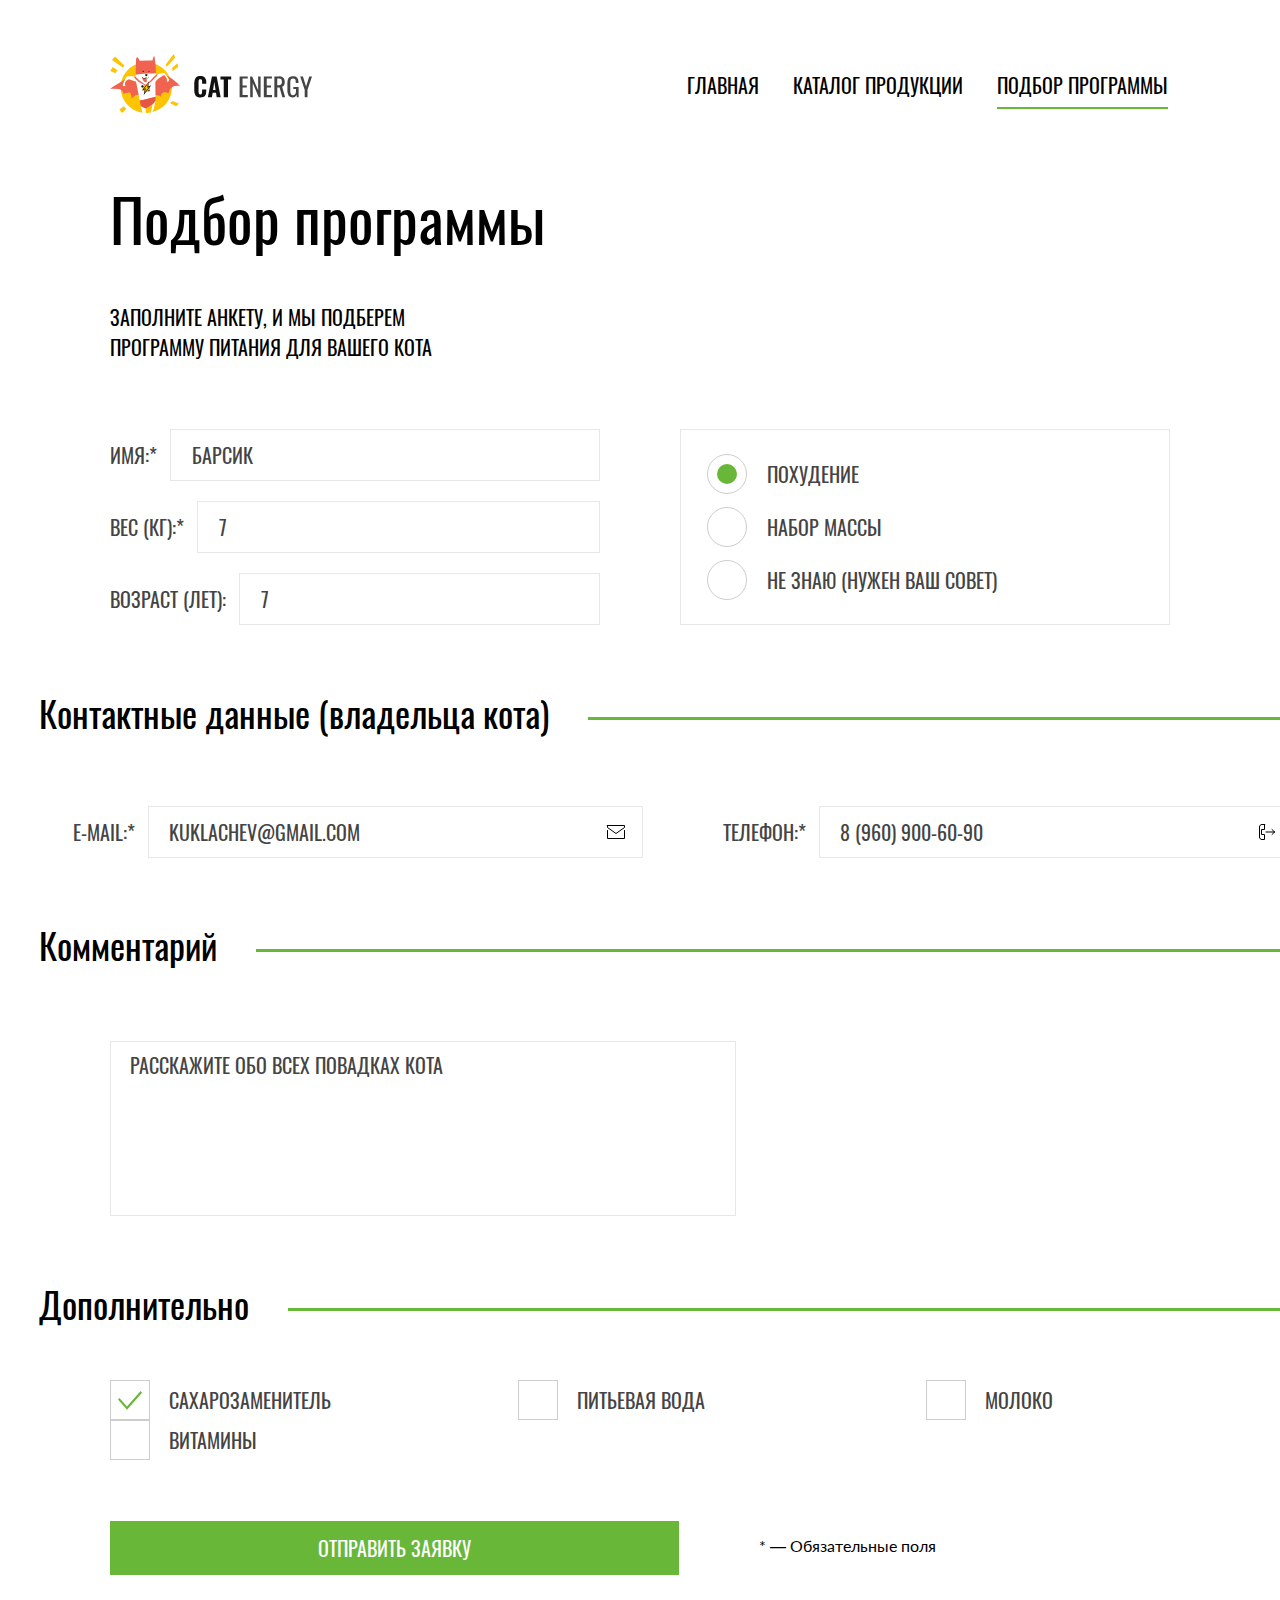
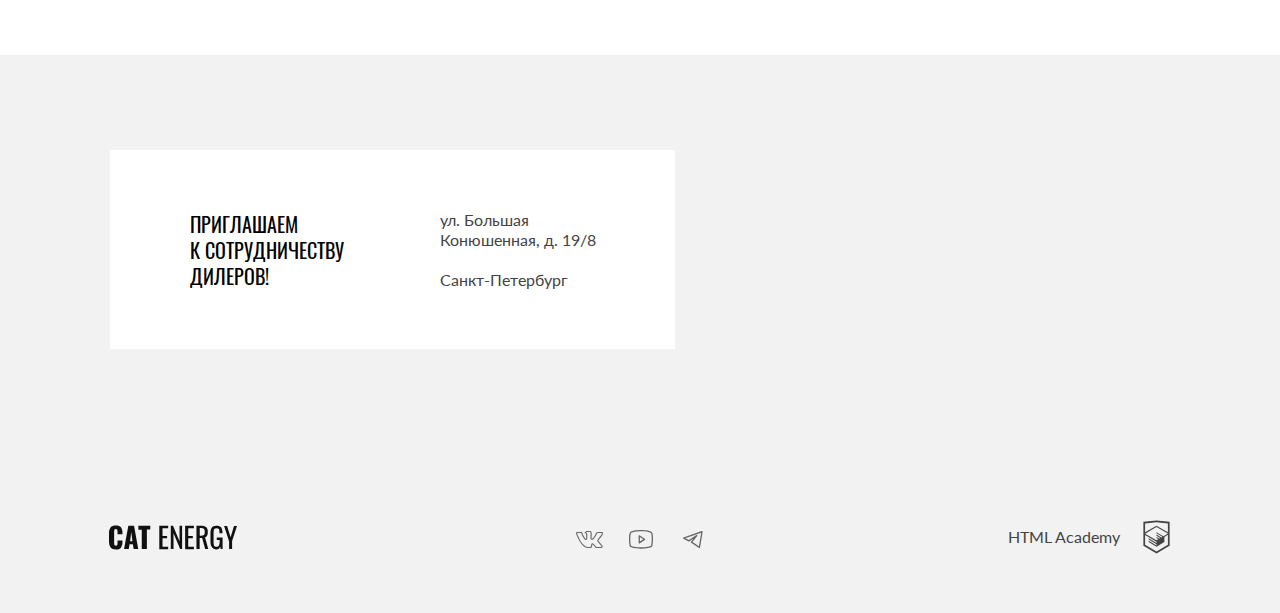
<file: docs/form.html>
<!DOCTYPE html><html class="page" lang="ru"><head><meta charset="UTF-8"><meta name="viewport" content="width=device-width,initial-scale=1"><meta name="title" content="HTML Academy: Cat Energy"><link rel="preload" as="font" href="fonts/oswald/oswaldregular.woff2" as="font" type="font/woff2" crossorigin="anonymous"><link rel="preload" as="font" href="fonts/lato/Lato-Regular.woff2" as="font" type="font/woff2" crossorigin="anonymous"><title>HTML Academy: Cat Energy</title><link rel="icon" type="image/png" sizes="152x152" href="img/favicon/favicon-big.png"><link rel="icon" type="image/png" sizes="32x32" href="img/favicon/favicon-medium.png"><link rel="icon" type="image/png" sizes="16x16" href="img/favicon/favicon-small.png"><link rel="stylesheet" href="css/style.min.css"></head><body class="page__body"><header class="main-header main-header--form"><div class="main-header__container main-header__container--form"><nav class="main-nav main-nav--open"><div class="main-header__nav-container main-header__nav-container--form"><a class="main-header__logo main-header__logo--form" href="index.html"><picture><source media="(min-width: 1220px)" srcset="img/all-svg/logo-desktop.svg"><source media="(min-width: 768px)" srcset="img/all-svg/logo-tablet.svg"><img class="main-header__logo-image" src="img/all-svg/logo-mobile.svg" width="33" height="38" alt="логотип Кэт энерджи"></picture></a><span class="main-header__text-logo"><img class="main-header__text-logo-img" src="img/svg/sprite.svg#cat-energy" width="101" height="18" alt="название Cat energy"> </span><button class="main-header__burger-menu" type="button" id="toggleButton"><svg class="main-header__svg main-header__svg--open main-header__svg-one main-header__svg-one--nojs" width="24" height="24" id="ButtonHidden" aria-label="Иконка открытия меню"><use xlink:href="img/svg/sprite.svg#mobile-nav-button"></use></svg> <svg class="main-header__svg main-header__svg--close main-header__svg-two main-header__svg-two--nojs" width="20" height="20" id="ButtonNoJs" aria-label="Иконка закрытия меню"><use xlink:href="img/svg/sprite.svg#mobile-nav-button-open"></use></svg></button></div><ul class="main-nav__list site-list site-list--close site-list--open site-list--nojs site-list--form" id="navList"><li class="site-list__item"><a class="site-list__link" href="index.html">Главная</a></li><li class="site-list__item"><a class="site-list__link" href="catalog.html">Каталог продукции</a></li><li class="site-list__item"><a class="site-list__link site-list__link--current" href="#">Подбор программы</a></li></ul></nav></div></header><main class="form-wrapper"><section class="program-selection"><div class="program-selection-container"><h1 class="program-selection__title">Подбор программы</h1><p class="program-selection__subtitle">Заполните анкету, и мы подберем<br>программу питания для вашего кота</p></div><form class="program-selection__form form" method="post" action="https://echo.htmlacademy.ru"><div class="form__container"><div class="form__wrapper-one"><fieldset class="form__fieldset form__fieldset--data"><legend class="visually-hidden"><h2 class="visually-hidden">Информация о питомце:</h2></legend><div class="form__main-container"><div class="form__data-container"><label class="form__label" for="cat-name">Имя:*</label> <input class="form__placeholder" type="text" name="cat-name" id="cat-name" value="Барсик" placeholder="Введите имя кота" required></div><div class="form__data-container"><label class="form__label" for="cat-weight">Вес (кг):*</label> <input class="form__placeholder" type="text" name="cat-weight" id="cat-weight" value="7" placeholder="Введите вес кота" required></div><div class="form__data-container"><label class="form__label" for="cat-age">Возраст (лет):</label> <input class="form__placeholder" type="text" name="cat-age" id="cat-age" value="7" placeholder="Введите возраст"></div></div></fieldset><fieldset class="form__fieldset form__fieldset--data"><legend class="visually-hidden"><h2 class="visually-hidden">Выбор программы для питомца:</h2></legend><ul class="form__list selection-button"><li class="selection-button__item"><label class="selection-button__label selection-button__label--radio"><input class="visually-hidden selection-button__input" type="radio" name="selection-radio" value="weight-loss" checked="checked"> <span class="selection-button__span"></span> Похудение</label></li><li class="selection-button__item"><label class="selection-button__label selection-button__label--radio"><input class="visually-hidden selection-button__input" type="radio" name="selection-radio" value="weight-gain"> <span class="selection-button__span"></span> Набор массы</label></li><li class="selection-button__item"><label class="selection-button__label selection-button__label--radio"><input class="visually-hidden selection-button__input" type="radio" name="selection-radio" value="idk"> <span class="selection-button__span"></span> Не знаю (Нужен ваш совет)</label></li></ul></fieldset></div><fieldset class="form__fieldset"><legend class="form__legend"><h2 class="form__title form__title-one"><span class="form__span">Контактные данные (владельца кота)</span></h2></legend><div class="form__personal-container"><div class="form__host-container"><label class="form__label" for="email">E-mail:*</label> <input class="form__input" type="email" name="email" id="email" value="kuklachev@gmail.com" required> <svg class="form__svg" width="21" height="20" aria-label="Иконка адреса электронной почты"><use xlink:href="img/svg/sprite.svg#email-stroke"></use></svg></div><div class="form__host-container"><label class="form__label" for="telephone">Телефон:*</label> <input class="form__input" type="tel" name="telephone" id="telephone" value="8 (960) 900-60-90" required> <svg class="form__svg" width="21" height="20" aria-label="Иконка телефона"><use xlink:href="img/svg/sprite.svg#phone-stroke"></use></svg></div></div></fieldset><fieldset class="form__fieldset form__fieldset--comment"><legend class="form__legend"><h2 class="form__title form__title-two"><span class="form__span">Комментарий</span></h2></legend><div class="form__textarea-container"><textarea class="form__textarea" name="comment" placeholder="Расскажите обо всех повадках кота"></textarea></div></fieldset><fieldset class="form__fieldset form__fieldset--extra"><legend class="form__legend"><h2 class="form__title form__title-three"><span class="form__span">Дополнительно</span></h2></legend><ul class="form__list extra-button"><li class="extra-button__item"><label class="extra-button__label"><input class="visually-hidden extra-button__input" type="checkbox" name="sweetener" checked="checked"> <span class="extra-button__span"></span> Сахарозаменитель</label></li><li class="extra-button__item"><label class="extra-button__label"><input class="visually-hidden extra-button__input" type="checkbox" name="water"> <span class="extra-button__span"></span> Питьевая вода</label></li><li class="extra-button__item"><label class="extra-button__label"><input class="visually-hidden extra-button__input" type="checkbox" name="milk"> <span class="extra-button__span"></span> Молоко</label></li><li class="extra-button__item"><label class="extra-button__label"><input class="visually-hidden extra-button__input" type="checkbox" name="vitamins"> <span class="extra-button__span"></span> Витамины</label></li></ul></fieldset><div class="container"><div class="form-button-span"><button class="form__button button" type="submit">Отправить заявку</button> <span class="form__required-fields">* — Обязательные поля</span></div></div></div></form></section></main><footer class="main-footer"><section class="address-company"><div class="address-company__container address-company__pages address-company__pages--form"><h2 class="address-company__invite">Приглашаем<br>к сотрудничеству дилеров!</h2><address class="address-company__address"><span class="address-company__element1">ул. Большая<br>Конюшенная, д. 19/8</span> <span class="address-company__element2">Санкт-Петербург</span></address></div><div class="map" id="map"><script src="https://api-maps.yandex.ru/2.1?apikey=856233f6-b4f7-43db-8848-b1d6f9396087&lang=ru_RU"></script><noscript><picture><source media="(min-width: 1220px)" srcset="img/map-desktop-img.jpg, img/map-desktop-img@2x.jpg 2x"><source media="(min-width: 768px)" srcset="img/map-tablet-img.jpg, img/map-tablet-img@2x.jpg 2x"><img class="map__image--nojs" src="img/map-mobile-img.jpg" srcset="img/map-mobile-img@2x.jpg" width="320" height="362" alt="Локация магазина на карте"></picture></noscript></div></section><div class="main-footer__wrapper main-footer__wrapper--form container"><div class="main-footer__logo-container"><a class="main-footer__logo-title main-title-link" href="#"><svg class="main-footer__svg main-footer__svg--cat-energy" width="128" height="25" aria-label="Текстовое лого магазина"><use xlink:href="img/svg/sprite.svg#cat-energy"></use></svg></a></div><div class="main-footer__social social"><ul class="social__list"><li class="social__item"><a class="social__link social__link--vk" href="https://vk.com/htmlacademy"><svg class="social__svg social__svg--vk" width="28" height="22" aria-label="Ссылка на группу Вконтакте"><use xlink:href="img/svg/sprite.svg#vk"></use></svg></a></li><li class="social__item"><a class="social__link social__link--youtube" href="https://www.youtube.com/user/htmlacademyru"><svg class="social__svg social__svg--youtube" width="28" height="22" aria-label="Ссылка на ютуб канал"><use xlink:href="img/svg/sprite.svg#youtube"></use></svg></a></li><li class="social__item"><a class="social__link social__link--telegram" href="https://t.me/htmlacademy"><svg class="social__svg social__svg--telegram" width="28" height="22" aria-label="Ссылка на группу в телеграм"><use xlink:href="img/svg/sprite.svg#telegram"></use></svg></a></li></ul></div><div class="main-footer__copyrights copyrights"><a class="copyrights__button" href="https://htmlacademy.ru/"><span class="copyrights__text">HTML Academy </span><svg class="copyrights__svg copyrights__svg--html-academy" width="27" height="34" aria-label="Авторские права от HTML Academy"><use xlink:href="img/svg/sprite.svg#html-academy"></use></svg></a></div></div></footer><script src="js/script.js"></script></body></html>
</file>
<file: docs/css/style.min.css>
*,::after,::before{box-sizing:border-box}body,html{height:100%}body{margin:0 auto;color:#444;background-color:#fff;font-family:"Lato","Arial",sans-serif;overflow-wrap:anywhere}img{max-width:100%;height:auto}main{flex-grow:1}@font-face{font-family:"Lato";font-style:normal;font-weight:400;src:url(../fonts/lato/Lato-Regular.woff2)format("woff2"),url(../fonts/lato/Lato-Regular.woff)format("woff");font-display:swap}@font-face{font-family:"Oswald";font-style:normal;font-weight:400;src:url(../fonts/oswald/oswaldregular.woff2)format("woff2"),url(../fonts/oswald/oswaldregular.woff)format("woff");font-display:swap}.button{background-color:#68b738;font-family:"Oswald","Arial",sans-serif;line-height:20px;font-size:20px;text-align:center;text-transform:uppercase;text-decoration:none;color:#fff;border:0;display:flex;justify-content:center;align-items:center}.visually-hidden{position:absolute;width:1px;height:1px;margin:-1px;border:0;padding:0;white-space:nowrap;-webkit-clip-path:inset(100%);clip-path:inset(100%);clip:rect(0 0 0 0);overflow:hidden}.container{padding:0 20px}@media screen and (min-width:768px){.container{padding:0 30px}}@media screen and (min-width:1220px){.container{max-width:1440px;padding:0 110px;margin:0 auto}}.page{height:100%;font-size:14px;line-height:18px;font-family:"Lato","Arial",sans-serif}.page__body{min-height:100%;margin:0;display:flex;flex-direction:column}.main-header{padding:0;width:100%;color:#444}@media screen and (min-width:768px){.main-header{padding:0 30px}}@media screen and (min-width:1220px){.main-header{max-width:1440px;padding:0 110px;margin:0 auto}}@media (min-width:768px){.main-header--form{padding:0 22px}}@media (min-width:1220px){.main-header--form{padding:0 110px}.main-header--index{min-height:694px}.main-header--index::before{content:"";position:absolute;width:50%;min-height:694px;background-color:rgba(104,183,56,.85);z-index:-1;right:0}.main-header--index::after{content:"";position:absolute;width:50%;right:0;top:0;height:694px;background-image:url(../img/index-background-desktop@1x.jpg);background-repeat:no-repeat;background-position:left top;background-size:cover;z-index:-2}}@media (min-width:1220px) and (-webkit-min-device-pixel-ratio:2),(min-width:1220px) and (min-resolution:2dppx){.main-header--index::after{background-image:url(../img/index-background-desktop@2x.jpg);background-size:cover}}.main-header__container{padding:0}@media screen and (min-width:768px){.main-header__container{padding:0 30px}}@media screen and (min-width:1220px){.main-header__container{max-width:1440px;padding:0 110px;margin:0 auto}}@media (min-width:768px){.main-header__container{padding:0 22px 0 35px}}.main-header__container--catalog,.main-header__container--form,.main-header__container--index{padding:0}.main-header__nav-container{display:flex;align-items:center;justify-content:space-between;padding:13px 15px 13px 19px}@media (min-width:768px){.main-header__nav-container{padding:0}}.main-header__nav-container--form{border-bottom:1px solid #d9d9d9;padding:13px 15px 11px 19px}@media (min-width:768px){.main-header__nav-container--form{border:0;padding:0}}.main-header__burger-menu{padding:0;border:0;background-color:transparent;display:block;width:38px;height:24px;position:relative;overflow:hidden}@media (min-width:768px){.main-header__burger-menu{display:none}}.main-header__logo{display:block}@media (min-width:768px){.main-header__logo--form{padding-left:8px}}@media (min-width:1220px){.main-header__logo--form{padding:0}}@media (min-width:768px){.main-header__logo-image{width:174px;height:50px;margin:0}}@media (min-width:1220px){.main-header__logo-image{width:202px;height:59px;margin:0}}.main-header__logo-image:hover{opacity:.6}.main-header__logo-image:active{opacity:.3}@media (min-width:768px){.main-header__text-logo-img{display:none}}.main-header__svg{width:100%;height:100%;position:absolute;top:0;left:0;transition:opacity .3s ease-in-out}.main-header__svg--open{opacity:1;z-index:1}.main-header__svg--close{opacity:0;z-index:0}.main-header__svg-two--nojs{display:block;opacity:1;z-index:1}.advantages__text br,.main-header__svg-one--nojs{display:none}.main-nav{font-size:20px;line-height:20px;position:relative}@media (min-width:768px){.main-nav{display:flex;justify-content:space-between;align-items:center;padding-top:24px}}@media (min-width:1220px){.main-nav{padding-top:54px;padding-bottom:7px}}.site-list{display:flex;list-style:none;margin:0;padding:0;flex-wrap:wrap;flex-direction:column;text-transform:uppercase}@media (min-width:768px){.site-list{flex-direction:row;justify-content:space-between;max-width:530px;column-gap:34px}}@media (max-width:767px){.site-list--close{display:none}.site-list--open{position:absolute;background-color:#fff;z-index:1;width:100%;bottom:0;left:0;transform:translateY(100%)}}@media (min-width:768px){.site-list--open:last-child{padding-right:5px}}@media (min-width:1220px){.site-list--open:last-child{padding-right:2px}}.site-list--nojs{display:flex}@media (min-width:768px){.site-list--form:last-child{padding-right:9px}}@media (min-width:1220px){.site-list--form:last-child{padding-right:2px}}.site-list__item{border-top:1px solid #e6e6e6;padding-top:22px;padding-bottom:24px}@media (min-width:768px){.site-list__item{margin:0;padding:0;border-top:none}}.site-list__link{color:#000;text-decoration:none;display:flex;justify-content:center;font-family:"Oswald","Arial",sans-serif}@media (min-width:768px){.site-list__link{font-size:18px;text-transform:uppercase;color:#000;line-height:24px;padding-top:10px;padding-bottom:7px}}@media (min-width:1220px){.site-list__link{font-size:20px;line-height:30px}}@media (min-width:768px){.site-list__link--index{border-bottom:2px solid #68b738}}@media (min-width:1220px){.site-list__link--index{border-bottom:2px solid #fff}}.site-list__link:focus,.site-list__link:hover{opacity:.6}.site-list__link:active{opacity:.3}@media (min-width:1220px){.site-list__link--main{color:#fff}}@media (min-width:768px){.site-list__link--current{border-bottom:2px solid #68b738}}.main-hero{position:relative}.main-hero::before{content:"";position:absolute;width:100%;min-height:302px;background-color:rgba(104,183,56,.85);z-index:-1}@media (min-width:768px){.main-hero::before{display:none}}.main-hero::after{content:"";position:absolute;top:0;right:0;bottom:0;left:0;width:100%;height:302px;background-image:url(../img/index-background-mobile@1x.jpg);background-position:top center;background-repeat:no-repeat;background-size:inherit;z-index:-2}@media (-webkit-min-device-pixel-ratio:2),(min-resolution:2dppx){.main-hero::after{background-image:url(../img/index-background-mobile@2x.jpg);background-size:contain}}@media (min-width:768px){.main-hero::after{display:none}.main-hero__wrapper{display:flex;flex-direction:column;align-items:flex-start;font-size:20px;line-height:20px;margin-top:37px;padding-bottom:526px}}@media (min-width:1220px){.main-hero__wrapper{padding:0 79px;row-gap:38px;margin:0}}.main-hero__wrapper::before{content:"";position:absolute;width:100%;min-height:302px;background-color:#444;z-index:-2}@media (min-width:768px){.main-hero__wrapper::before{display:none}}.main-hero__wrapper::after{content:"";position:absolute;top:0;right:0;bottom:0;left:0;width:100%;height:302px;background-image:url(../img/index-background-mobile@1x.jpg);background-position:top center;background-repeat:no-repeat;background-size:inherit;z-index:-2}@media (-webkit-min-device-pixel-ratio:2),(min-resolution:2dppx){.main-hero__wrapper::after{background-image:url(../img/index-background-mobile@2x.jpg);background-size:contain}}@media (min-width:768px){.main-hero__wrapper::after{display:none}}.main-hero__title{font-size:36px;line-height:36px;font-family:"Oswald","Arial",sans-serif;color:#fff;text-align:center;font-weight:400;margin:0 auto 25px;padding:27px 0 0;order:1;max-width:500px}@media (min-width:768px){.main-hero__title{font-size:60px;line-height:60px;color:#000;text-align:left;margin-bottom:42px;margin-left:90px}}@media (min-width:1220px){.main-hero__title{margin:77px 0 0}}.main-hero__subtitle{font-size:14px;line-height:14px;font-family:"Oswald","Arial",sans-serif;text-transform:uppercase;color:#fff;text-align:center;margin:0;padding:0;order:2}@media (min-width:768px){.main-hero__subtitle{font-size:20px;line-height:20px;color:#000;text-align:left;width:420px;margin-bottom:49px;margin-left:89px}}@media (min-width:1220px){.main-hero__subtitle{margin:0}}.main-hero__picture{order:4;padding-top:20px}@media (min-width:768px){.main-hero__picture{margin:0;z-index:1;position:absolute;bottom:0;top:auto;left:30px;padding:0;width:709px;height:609px}}@media (min-width:1220px){.main-hero__picture{margin:0;left:calc(30% - 8px);top:calc(6% - 2px)}}.main-hero__image{display:block;margin:0 auto;width:300px;height:270px;transform:translate(-3%,3%)}@media (min-width:768px){.main-hero__image{width:709px;height:609px;transform:translate(-4%,0)}}@media (min-width:1220px){.main-hero__image{width:552px;height:499px;transform:translate(2%,0)}}.main-hero__hero-button{font-size:16px;line-height:20px;padding:10px 44px;max-width:400px;order:3;margin:12px 20px 18px}@media (min-width:768px){.main-hero__hero-button{font-size:20px;line-height:26px;padding:14px 26px}}.main-hero__hero-button:focus,.main-hero__hero-button:hover{background-color:#5eaa2f;color:#fff;cursor:pointer}.main-hero__hero-button:active{background-color:#5eaa2f;color:rgba(255,255,255,.3)}@media (min-width:768px){.main-hero__hero-button{margin:0 0 0 90px;z-index:2}}@media (min-width:1220px){.main-hero__hero-button{margin:15px 0 0}}@media (min-width:768px){.cat-programs{margin:0 auto}}@media (min-width:1220px){.cat-programs{margin:82px auto 0}}.cat-programs__wrapper{margin:0 auto}@media (min-width:1220px){.cat-programs__wrapper{margin:0 auto;max-width:1220px}}.cat-programs__list{margin:0;padding:0;list-style:none;display:flex;flex-direction:column;row-gap:20px;flex-wrap:wrap}@media (min-width:768px){.cat-programs__list{margin:0;row-gap:30px}}@media (min-width:1220px){.cat-programs__list{display:grid;grid-template-columns:1fr 1fr;column-gap:80px}}.cat-programs__item{background-color:#f2f2f2;padding:30px 20px 19px;position:relative}.cat-programs__item::before{content:"";position:absolute;left:20px;top:24px;width:50px;height:50px;background-color:#68b738;border-radius:50%}@media (min-width:768px){.cat-programs__item::before{width:200px;height:200px;top:93px;left:auto;right:64px}}@media (min-width:1220px){.cat-programs__item::before{width:100px;height:100px;top:47px;left:52px}}@media (min-width:768px){.cat-programs__item{padding:77px 52px 56px}}@media (min-width:1220px){.cat-programs__item{padding:77px 42px 58px}}.cat-programs__item--slim::after{content:"";position:absolute;background-image:url(../img/all-svg/index-cat-slim-mobile.svg);background-repeat:no-repeat;background-position:center;width:35px;height:49px;left:27px;top:22px}@media (min-width:768px){.cat-programs__item--slim::after{background-image:url(../img/all-svg/index-cat-slim-tablet.svg);width:140px;height:194px;top:81px;left:auto;right:93px}}@media (min-width:1220px){.cat-programs__item--slim::after{width:70px;height:100px;top:39px;left:67px;background-image:url(../img/all-svg/index-cat-slim-desktop.svg);right:0}}.cat-programs__item--mass::after{content:"";position:absolute;background-image:url(../img/all-svg/index-cat-mass-mobile.svg);background-repeat:no-repeat;background-position:center;width:67px;height:28px;left:13px;top:37px}@media (min-width:768px){.cat-programs__item--mass::after{background-image:url(../img/all-svg/index-cat-mass-tablet.svg);width:268px;height:112px;top:135px;left:auto;right:29px}}@media (min-width:1220px){.cat-programs__item--mass::after{background-image:url(../img/all-svg/index-cat-mass-desktop.svg);width:134px;height:56px;top:67px;left:33px;right:0}}.cat-programs__title{font-size:24px;line-height:37px;font-weight:400;color:#000;text-transform:uppercase;font-family:"Oswald","Arial",sans-serif;margin:0;max-width:400px;padding:0 0 0 70px}@media (min-width:768px){.cat-programs__title{font-size:36px;line-height:36px;padding:0}}@media (min-width:1220px){.cat-programs__title{margin-bottom:51px;margin-right:20px;padding-left:172px}}.cat-programs__desciption{font-size:14px;line-height:18px;color:#444;font-family:"Lato","Arial",sans-serif;margin:0;padding:30px 0 21px;border-bottom:1px solid #d9d9d9}@media (min-width:768px){.cat-programs__desciption{font-size:16px;line-height:24px;color:#000;padding-top:23px;width:340px;border:0}}@media (min-width:1220px){.cat-programs__desciption{padding-left:10px;width:auto}}.cat-programs__link{color:#000;font-size:16px;line-height:16px;text-align:center;font-family:"Oswald","Arial",sans-serif;text-decoration:none;text-transform:uppercase;position:relative}.cat-programs__link:active{opacity:.3}.cat-programs__button-container{padding-top:20px}@media (min-width:768px){.cat-programs__button-container{padding-top:32px}}@media (min-width:1220px){.cat-programs__button-container{padding-top:3px;padding-left:10px}}@media (min-width:768px){.cat-programs__catalog{font-size:20px;line-height:30px}}.cat-programs__catalog::after{content:"";position:absolute;top:25%;left:121%;width:25px;height:12px;background-image:url(../img/all-svg/icon-arrow.svg);background-position:0 0;background-repeat:no-repeat;transition:all .1s linear}@media (min-width:768px){.cat-programs__catalog::after{top:22%;left:127%}}.cat-programs__catalog:focus::after,.cat-programs__catalog:hover::after{position:absolute;background-image:url(../img/all-svg/icon-arrow-long.svg);top:25%;left:121%;background-position:0 0;background-repeat:no-repeat;width:32px;height:12px}@media (min-width:768px){.cat-programs__catalog:focus::after,.cat-programs__catalog:hover::after{top:22%;left:127%}.advantages{border-bottom:2px solid #f2f2f2;padding-bottom:50px}}@media (min-width:1220px){.advantages{border:0;padding-bottom:53px}}.advantages__wrapper{padding-bottom:49px;margin:0 auto}@media (min-width:768px){.advantages__wrapper{padding:0}}.advantages__title{font-size:36px;line-height:40px;font-weight:400;color:#000;font-family:"Oswald","Arial",sans-serif;padding:0;margin:21px 0 40px}@media (min-width:768px){.advantages__title{font-size:60px;line-height:60px;margin-bottom:32px;margin-top:44px}}@media (min-width:1220px){.advantages__title{margin-top:72px}}.advantages__text{font-size:14px;line-height:18px;color:#444;font-family:"Lato","Arial",sans-serif;padding:0;margin:0 0 0 80px}@media (min-width:768px){.advantages__text{font-size:16px;line-height:24px;margin-left:0;margin-right:80px}}@media (min-width:1220px){.advantages__text{margin:0}}@media (min-width:768px){.advantages__text br{display:block}}.advantages__list{margin:0;padding:0;list-style:none;display:flex;flex-direction:column;row-gap:19px;flex-wrap:wrap;font-size:14px;line-height:18px;font-family:"Lato","Arial",sans-serif;counter-reset:section}@media (min-width:768px){.advantages__list{display:grid;grid-template-columns:1fr 1fr;column-gap:60px;row-gap:39px}}@media (min-width:1220px){.advantages__list{grid-template-columns:repeat(4,1fr);column-gap:75px}}.advantages__item{position:relative;display:flex;align-items:center;min-height:60px}@media (min-width:768px){.advantages__item{align-items:flex-end;margin-bottom:0;padding:152px 0 55px}}.advantages__item::before{content:"";position:absolute;background-color:#68b738;background-repeat:no-repeat;background-position:center;height:60px;width:60px;top:0;left:0}@media (min-width:768px){.advantages__item::before{width:80px;min-height:80px;top:40px}}.advantages__item:nth-child(4n+1)::before{background-image:url(../img/all-svg/advantages-card1.svg)}.advantages__item:nth-child(4n+2)::before{background-image:url(../img/all-svg/advantages-card2.svg)}.advantages__item:nth-child(4n+3)::before{background-image:url(../img/all-svg/advantages-card3.svg)}.advantages__item:nth-child(4n+4)::before{background-image:url(../img/all-svg/advantages-card4.svg)}@media (min-width:768px){.advantages__item:first-child::after{right:100px}}@media (min-width:1220px){.advantages__item:first-child::after{right:25px}}@media (min-width:768px){.advantages__item::after{content:counter(section);counter-increment:section;top:2px;right:76px;height:280px;font-size:280px;line-height:280px;position:absolute;z-index:-1;font-family:"Oswald","Arial",sans-serif;color:#f2f2f2;text-align:center}}@media (min-width:1220px){.advantages__item::after{right:4px}}.example{background-color:#eaeaea;padding-top:25px;margin:0}@media (min-width:768px){.example{background-image:linear-gradient(#fff 618px,#eaeaea 140px);font-size:16px;line-height:24px}}@media (min-width:1220px){.example{background-image:linear-gradient(#fff 157px,#f2f2f2 157px);padding:0}}.example__container{display:grid;grid-template-rows:1fr .87fr}@media (min-width:768px){.example__container{grid-template-rows:1fr 1.18fr;padding-bottom:100px}}@media (min-width:1220px){.example__container{grid-template-columns:1fr 1fr;column-gap:100px;min-height:600px;grid-template-rows:1fr;padding-bottom:73px}.example__section--one{width:432px}}.example__title{font-size:36px;line-height:40px;font-weight:400;color:#000;font-family:"Oswald","Arial",sans-serif;padding:0;margin:0 0 40px}@media (min-width:768px){.example__title{font-size:60px;line-height:60px;margin-top:18px;margin-bottom:58px}}@media (min-width:1220px){.example__title{margin-bottom:147px}}.example__desciption{font-size:14px;line-height:18px;color:#444;font-family:"Lato","Arial",sans-serif;padding:0;margin:0 0 18px}@media (min-width:768px){.example__desciption{font-size:16px;line-height:24px;margin-bottom:54px}}@media (min-width:1220px){.example__desciption{margin-bottom:68px}}.example__container-elements{display:flex;gap:32px;flex-wrap:wrap;justify-content:center}@media (min-width:768px){.example__container-elements{column-gap:42px}}@media (min-width:1220px){.example__container-elements{justify-content:start}}.example__days,.example__kilos{width:124px;height:56px;border:1px solid #cdcdcd;font-size:12px;line-height:12px;font-family:"Oswald","Arial",sans-serif;position:relative;border-radius:4px}@media (min-width:768px){.example__days,.example__kilos{width:162px;min-height:72px;font-size:14px;line-height:14px}}.example__value-days,.example__value-kilos{text-align:center;color:#000;margin:12px auto 0;font-weight:400;font-size:24px;line-height:24px;text-transform:uppercase}@media (min-width:768px){.example__value-days,.example__value-kilos{font-size:30px;line-height:37px}}@media (min-width:1220px){.example__value-days,.example__value-kilos{margin-top:17px}}.example__text{text-align:center;font-family:"Lato","Arial",sans-serif;margin:0 auto;transform:translate(0,40%);width:80px;background-color:#eaeaea;text-transform:lowercase}@media (min-width:768px){.example__text{width:110px;background-color:#fff;transform:translate(0,70%)}}@media (min-width:1220px){.example__text{background-color:#f2f2f2;bottom:-7px}}.example__text--days{width:90px}@media (min-width:768px){.example__text--days{width:140px}}.example__cost{padding-top:33px;display:flex;justify-content:center;color:#000;text-transform:uppercase;line-height:20px;font-family:"Oswald","Arial",sans-serif}@media (min-width:768px){.example__cost{font-size:20px;flex-direction:column;text-align:right;padding:0}}@media (min-width:1220px){.example__cost{flex-direction:row;justify-content:flex-start}}.example__text-cost{display:flex;margin:0;padding:0;column-gap:2px}@media (min-width:768px){.example__text-cost{margin:0;display:flex;flex-direction:column;row-gap:10px}}@media (min-width:1220px){.example__text-cost{column-gap:65px;margin-top:61px;flex-direction:row}.example__span-one{margin-left:2px}}.example__section--two{position:relative;display:grid}@media (min-width:768px){.example__section--two{grid-area:2/1/3/2}}@media (min-width:1220px){.example__section--two{margin-top:20px;height:512px;grid-area:1/2/3/2;grid-template-columns:50% 50%}}.example__cats-container{position:absolute;left:0;top:0;width:100%;overflow:hidden;display:flex;justify-content:center;max-height:100%}@media (min-width:768px){.example__cats-container{object-fit:cover}}@media (min-width:1220px){.example__cats-container{display:flex}}.example__cats-container--before{z-index:10;-webkit-clip-path:polygon(0 0,50%0,50% 100%,0 100%);clip-path:polygon(0 0,50%0,50% 100%,0 100%)}.example__cats-container--after{z-index:11;-webkit-clip-path:polygon(50%0,100%0,100% 100%,50% 100%);clip-path:polygon(50%0,100%0,100% 100%,50% 100%)}.example__cat-img{width:100%;height:100%}.example__button-slider{width:3px;height:100%;position:absolute;top:0;left:50%;background-color:#666;z-index:12;padding:0;border:0;border-radius:2px;cursor:col-resize;transition:background-color .5s ease;transform:translateX(-2px)}@media (min-width:1220px){.example__button-slider{width:4px}}.example__button-slider:hover{background-color:#68b738}.example__button-slider:active{background-color:rgba(94,170,47,.6)}.example__thumb-slider{position:absolute;top:50%;left:50%;transform:translate(-50%,-50%);color:#666;transition:color .5s ease}.example__button-slider:hover .example__thumb-slider{color:#68b738}.example__button-slider:active .example__thumb-slider{color:rgba(94,170,47,.6)}.example__elements-wrapper{display:flex;flex-direction:column;justify-content:space-between;padding-bottom:20px}@media (min-width:768px){.example__elements-wrapper{flex-direction:row;padding-bottom:100px}}@media (min-width:1220px){.example__elements-wrapper{flex-direction:column;padding:0}}.address-company{position:relative;font-size:14px;line-height:20px}@media (min-width:768px){.address-company{font-size:16px;line-height:20px}}.address-company__container{padding:27px 20px;display:flex;align-items:center;background-color:#fff}@media (min-width:768px){.address-company__container{padding:62px 70px;justify-content:space-between;background-color:#fff}}@media (min-width:1220px){.address-company__container{position:absolute;z-index:1;min-height:199px;left:110px;top:95px;padding:61px 78px 59px 80px;column-gap:87px;justify-content:flex-start}}.address-company__invite{margin:0;color:#000;font-size:16px;font-family:"Oswald","Arial",sans-serif;font-weight:400;text-transform:uppercase;width:140px}@media (min-width:768px){.address-company__invite{font-size:20px;line-height:26px;width:163px}}.address-company__address{font-style:normal;display:flex;flex-direction:column}@media (min-width:768px){.address-company__address{width:157px;row-gap:20px;text-align:end}}@media (min-width:1220px){.address-company__address{width:157px;row-gap:20px;text-align:left}}.address-company__pages{background-color:#f2f2f2}@media (min-width:768px){.address-company__pages{padding:61px 71px 60px 69px}}@media (min-width:1220px){.address-company__pages{background-color:#fff}}@media (min-width:768px){.address-company__pages--form{padding:61px 70px 60px}}@media (min-width:1220px){.address-company__pages--form{padding:59px 78px 59px 80px}.address-company__pages--catalog{padding:61px 79px 60px}}.main-footer{background-color:#f2f2f2}.main-footer__wrapper{padding:0 20px;display:flex;flex-direction:column}@media (min-width:768px){.main-footer__wrapper{flex-direction:row;justify-content:space-between;align-items:center;padding:55px 30px 59px}}@media (min-width:1220px){.main-footer__wrapper{flex-direction:row;justify-content:space-between;align-items:center}.main-footer__wrapper,.main-footer__wrapper--index{padding:66px 110px 70px}}@media (min-width:768px){.main-footer__wrapper--form{padding:55px 30px 59px}}@media (min-width:1220px){.main-footer__wrapper--form{padding:65px 110px 59px 109px}}.main-footer__logo-container{text-align:center;padding:36px 0 19px;display:flex;justify-content:center}@media (min-width:768px){.main-footer__logo-container{padding:0}}.main-footer__svg{display:block;color:#111;transition:color .3s ease}.main-footer__svg--cat-energy:focus,.main-footer__svg--cat-energy:hover{color:#3e3e3e}.main-footer__svg--cat-energy:active{opacity:.3}.social{margin:0;padding:19px 0 15px;border-top:1px solid #d9d9d9;border-bottom:1px solid #d9d9d9}@media (min-width:768px){.social{border:0;padding:0;margin-left:37px}}.social__list{display:flex;justify-content:center;list-style:none;margin:0;padding:0;column-gap:24px;flex-wrap:wrap}@media (min-width:768px){.social__list{margin-top:8px}}.social__link{color:#666;transition:color .3s ease}.social__link:focus,.social__link:hover{color:#68b738}.social__link:active{opacity:.3}.copyrights{padding-top:20px;padding-bottom:40px;font-size:16px;line-height:20px;font-family:"Lato","Arial",sans-serif}@media (min-width:768px){.copyrights{padding:0}}.copyrights__button{display:flex;justify-content:space-between;text-decoration:none;color:#444;align-items:center}@media (min-width:768px){.copyrights__button{column-gap:23px}}.copyrights__button:focus,.copyrights__button:hover{color:#68b738}.copyrights__button:active{color:#68b738;opacity:.3}.copyrights__text{max-width:200px;color:#444}.catalog-product__title{font-size:36px;line-height:36px;font-family:"Oswald","Arial",sans-serif;text-align:center;font-weight:400;margin:0;padding:26px 23px 43px 0;color:#000;border-bottom:1px solid #ebebeb}@media (min-width:768px){.catalog-product__title{font-size:60px;line-height:60px;color:#000;text-align:left;padding:64px 30px 95px;border-bottom:none}}@media (min-width:1220px){.catalog-product__title{padding:66px 110px 95px;margin:0 auto;max-width:1440px}}.catalog-list{list-style:none;margin:0;padding:0;display:flex;flex-direction:column;flex-wrap:wrap}@media (min-width:768px){.catalog-list{display:grid;grid-template-columns:repeat(auto-fit,minmax(324px,1fr));grid-column-gap:60px;grid-row-gap:71px;margin:0 0 70px;padding:0 30px}}@media (min-width:1220px){.catalog-list{display:grid;grid-template-columns:repeat(auto-fit,minmax(245px,1fr));grid-column-gap:80px;grid-row-gap:73px;padding:0 110px;max-width:1440px;margin:0 auto}}.catalog-list__item{display:grid;padding:0 20px 25px;border-bottom:1px solid #ebebeb}@media (min-width:768px){.catalog-list__item{min-height:500px;grid-template-columns:1fr 1fr;display:flex;flex-direction:column;padding:0 37px;margin:0;background:linear-gradient(to top,#f2f2f2 86%,#fff 30%)}.catalog-list__item:last-child{background:0 0;height:calc(100% - 81px);margin-top:71px;min-height:429px;border:2px solid #f2f2f2}}@media (min-width:1220px){.catalog-list__item:last-child{margin-top:70px;height:calc(100% - 78px)}}.catalog-list__wrapper{display:flex}@media (min-width:768px){.catalog-list__wrapper{flex-direction:column;padding:0}}.catalog-list__img-container{display:flex;justify-content:center;align-items:center;width:100%;padding-top:4px}@media (min-width:768px){.catalog-list__img-container{height:204px}}@media (min-width:1220px){.catalog-list__img-container{height:210px;margin:0;padding:0}}.catalog-list__card{font-size:12px;font-family:"Lato","Arial",sans-serif;font-weight:400;line-height:16px;color:#444;margin:0;display:flex;flex-direction:column;width:100%;padding:21px 0 20px}@media (min-width:768px){.catalog-list__card{font-size:16px;line-height:20px}}@media (min-width:1220px){.catalog-list__card{padding:0}}.catalog-list__title{text-decoration:none;display:block}@media (min-width:768px){.catalog-list__title{text-align:left}}@media (min-width:1220px){.catalog-list__title{text-align:center}}.catalog-list__product-title{font-family:"Oswald","Arial",sans-serif;font-size:16px;font-weight:400;line-height:20px;text-transform:uppercase;color:#000;padding:0;display:block;width:80px;margin:0 0 14px}@media (min-width:768px){.catalog-list__product-title{font-size:20px;line-height:24px;text-align:center;max-width:150px;width:100%;margin:6px auto 0}}@media (min-width:1220px){.catalog-list__product-title{margin:12px auto 0}}.catalog-list__feature{padding:0}.catalog-list__feature--property{text-align:left}.catalog-list__feature--result{text-align:right}.catalog-list__button{font-size:16px;line-height:20px;padding:10px;margin:0 auto;width:100%}@media (min-width:768px){.catalog-list__button{padding:10px 94px}}@media (min-width:1220px){.catalog-list__button{padding:10px 53px}}.catalog-list__table{border-collapse:collapse}@media (min-width:768px){.catalog-list__table{margin-bottom:12px;margin-top:16px}}@media (min-width:1220px){.catalog-list__table{margin-bottom:33px;margin-top:15px}}@media (min-width:768px){.catalog-list__table td{border-bottom:1px solid #cdcdcd;padding-top:4px;padding-bottom:6px}}@media (min-width:1220px){.catalog-list__table td{padding-top:6.5px;padding-bottom:7px;padding-right:2px}}.catalog-list__img{display:block;margin:0 auto;width:100%;height:100%}@media (min-width:1220px){.catalog-list__img--big{width:172px;height:196px}.catalog-list__img--small{width:161px;height:172px}}.catalog-more{text-align:center;display:flex;flex-direction:column;justify-content:center;align-items:center;height:100%}@media (min-width:768px){.catalog-more{justify-content:flex-start}}.catalog-more__title{font-family:"Oswald","Arial",sans-serif;font-size:16px;font-weight:400;line-height:20px;text-transform:uppercase;color:#000;padding:0;margin:0 0 8px}@media (min-width:768px){.catalog-more__title{font-size:20px;line-height:24px;max-width:170px;margin:0 auto 21px}}@media (min-width:1220px){.catalog-more__title{margin:0 auto 26px}}.catalog-more__subtitle{font-family:"Lato","Arial",sans-serif;font-size:12px;font-weight:400;line-height:16px;padding:0;color:#444;margin:0 0 21px}@media (min-width:768px){.catalog-more__subtitle{font-size:16px;line-height:18px;max-width:220px}}.catalog-more__button{max-width:280px;width:100%;padding:10px 0;text-align:center;background-color:#f2f2f2;color:#444;font-size:16px;cursor:pointer;margin-top:auto}@media (min-width:768px){.catalog-more__button{margin-bottom:37px}}@media (min-width:1220px){.catalog-more__button{margin-bottom:37px}}.catalog-more__button:active,.catalog-more__button:focus,.catalog-more__button:hover{background-color:#ebebeb}.catalog-more__icon{border:0;background-color:inherit;padding:0;margin:25px 0 20px}@media (min-width:768px){.catalog-more__icon{margin-bottom:47px;margin-top:49px}}@media (min-width:1220px){.catalog-more__icon{margin-bottom:37px}}.catalog-more__plus{width:30px;height:30px;stroke-width:3px;color:#d3d3d3;transition:color .3s ease}@media (min-width:768px){.catalog-more__plus{width:60px;height:60px;stroke-width:2px}}.catalog-more__plus:hover{color:#68b738}.catalog-additional{line-height:14px;font-family:"Lato","Arial",sans-serif;font-size:14px}.catalog-additional-list{margin:0;padding:0}@media (min-width:1220px){.catalog-additional-list{display:grid;margin:0 0 35px;padding:0;list-style:none}}.catalog-additional__title{position:relative;background-image:linear-gradient(to bottom,transparent 0,transparent 13px,#68b738 13px,#68b738 16px,transparent 16px,transparent 100%);color:#000;font-family:"Oswald","Arial",sans-serif;font-size:24px;font-weight:400;line-height:24px;margin:23px 0 34px}@media (min-width:768px){.catalog-additional__title{margin:62px 0 75px;padding:0 calc((100vw - 708px)/2);font-size:36px;background-image:linear-gradient(to bottom,transparent 0,transparent 22px,#68b738 22px,#68b738 25px,transparent 25px,transparent 100%)}}@media (min-width:1220px){.catalog-additional__title{margin:46px 0 60px;padding:0 calc((100vw - 1300px)/2)}}@media (min-width:768px){.catalog-additional__title{margin:62px 0 80px}}@media (min-width:1220px){.catalog-additional__title{margin:78px 0 24px}}.catalog-additional__span{display:inline-block;padding:0 20px;background-color:#fff;max-width:280px;line-height:1}@media (min-width:768px){.catalog-additional__span{max-width:max-content;padding:0 40px}}@media (min-width:1220px){.catalog-additional-container{display:grid;grid-template-columns:3fr 1fr;align-items:center;gap:0 27px}}.promo{text-align:center;margin:35px 0;background-image:url(../img/catalog-promo-mobile@1x.jpg);background-repeat:no-repeat;min-height:289px;background-size:cover;background-position:center;background-color:#68b738;display:flex;flex-direction:column;align-items:center;justify-content:space-around}@media (-webkit-min-device-pixel-ratio:1.5),(min-resolution:144dpi),(min-resolution:1.5dppx){.promo{background-image:url(../img/catalog-promo-mobile@2x.jpg);background-size:cover;background-position:center}}@media (min-width:768px){.promo{padding-top:0;min-height:200px;background-image:url(../img/catalog-promo-tablet@1x.jpg);background-size:cover;background-position:center;width:707px;margin:69px auto 75px;display:flex;flex-direction:row}}@media (min-width:768px) and (-webkit-min-device-pixel-ratio:1.5),(min-width:768px) and (min-resolution:1.5dppx),(min-width:768px) and (min-resolution:144dpi){.promo{background-image:url(../img/catalog-promo-tablet@2x.jpg)}}@media (min-width:1220px){.promo{background-image:url(../img/catalog-promo-desktop@1x.jpg);width:245px;height:288px;background-size:cover;background-position:center;flex-direction:column;margin:55px 0 87px 54px}}@media (min-width:1220px) and (-webkit-min-device-pixel-ratio:1.5),(min-width:1220px) and (min-resolution:1.5dppx),(min-width:1220px) and (min-resolution:144dpi){.promo{background-image:url(../img/catalog-promo-desktop@2x.jpg)}}.promo__img{width:78px;height:80px}@media (min-width:768px){.promo__img{width:80px;height:82px}}.promo__img-container{display:flex;justify-content:center;align-items:center;padding-top:34px}@media (min-width:768px){.promo__img-container{padding:0 107px 0 0}}@media (min-width:1220px){.promo__img-container{padding:32px 0 0}}.promo__desciption{max-width:170px;display:flex;color:#fff;font-family:"Lato","Arial",sans-serif;font-size:16px;line-height:20px;margin:0 auto 17px}@media (min-width:768px){.promo__desciption{text-align:left;margin:0 37px 0 0}}@media (min-width:1220px){.promo__desciption{margin:0;text-align:center;padding-bottom:18px}}.promo__cat{width:280px;height:290px}@media (min-width:768px){.promo__cat{width:707px;height:202px}}@media (min-width:1220px){.promo__cat{width:245px;height:288px}}.promo__background{margin:0 auto}.catalog-list-add{list-style:none}.catalog-list-add--value{text-align:right}@media (min-width:768px){.catalog-list-add--value{padding-left:47px}}@media (min-width:1220px){.catalog-list-add--value{padding:0}.catalog-list-add--property{width:241px}}@media (min-width:768px){.catalog-list-add--five{padding-right:10px}}@media (min-width:1220px){.catalog-list-add--five{width:234px}.catalog-list-add--fifty{width:50px;text-align:center}}.catalog-list-add__table{width:100%;margin:10px 0 12px}@media (min-width:768px){.catalog-list-add__table{width:auto;max-width:50%;font-size:16px;line-height:20px;margin:0 0 19px}}@media (min-width:1220px){.catalog-list-add__table{margin:0;padding-top:4px}}.catalog-list-add__item{padding-bottom:18px;border-bottom:1px solid #cdcdcd}.catalog-list-add__item:first-child{border-top:1px solid #cdcdcd}@media (min-width:768px){.catalog-list-add__item{display:flex;flex-wrap:wrap;justify-content:space-between;margin-bottom:-1px;padding:24px 37px 28px 38px;border:1px solid #cdcdcd}}@media (min-width:1220px){.catalog-list-add__item{flex-wrap:nowrap;align-items:center;padding:16px 0;border:0;border-top:1px solid #cdcdcd}.catalog-list-add__item:last-child{border-bottom:1px solid #cdcdcd}}.catalog-list-add__subtitle{font-family:"Oswald","Arial",sans-serif;font-size:16px;line-height:16px;text-transform:uppercase;color:#000;font-weight:400;margin:13px 0 10px}@media (min-width:768px){.catalog-list-add__subtitle{font-size:20px;line-height:20px;margin:0 0 26px}}@media (min-width:1220px){.catalog-list-add__subtitle{margin:0 80px 0 0;width:204px}}.catalog-list-add__button{padding:10px 44px;font-size:16px}.catalog-list-add__button:focus,.catalog-list-add__button:hover{background-color:#5eaa2f;color:#fff;cursor:pointer}.catalog-list-add__button:active{background-color:#5eaa2f;color:rgba(255,255,255,.3)}@media (min-width:768px){.catalog-list-add__button{width:100%}}@media (min-width:1220px){.catalog-list-add__button{padding:10px 91px;width:auto;max-width:250px}}.catalog-list__button:focus,.catalog-list__button:hover{background-color:#5eaa2f;color:#fff;cursor:pointer}.catalog-list__button:active{background-color:#5eaa2f;color:rgba(255,255,255,.3)}.program-selection__title{font-size:36px;line-height:40px;font-weight:400;color:#000;font-family:"Oswald","Arial",sans-serif;padding:0;margin:24px 0 36px}@media (min-width:768px){.program-selection__title{font-size:60px;line-height:60px;margin:64px 0 54px}}@media (min-width:1220px){.program-selection__title{margin:66px 0 54px}}.program-selection__subtitle{font-weight:400;line-height:18px;text-transform:uppercase;font-family:"Oswald","Arial",sans-serif;padding:0;font-size:14px;color:#000;margin:0 0 40px}@media (min-width:768px){.program-selection__subtitle{font-size:20px;line-height:30px;margin-bottom:66px}}@media (min-width:1220px){.program-selection__subtitle{margin-bottom:67px}}.program-selection-container{padding:0 20px;margin:0 auto}@media (min-width:768px){.program-selection-container{padding:0 70px}}@media (min-width:1220px){.program-selection-container{max-width:1440px;padding:0 110px}}.form{font-size:16px;font-weight:400;line-height:18px;text-transform:uppercase;color:#444;font-family:"Oswald","Arial",sans-serif;padding:0;margin:0}@media (min-width:768px){.form{font-size:20px;line-height:30px}}.form__legend{padding:0;margin:0;width:100%}@media (min-width:1220px){.form__wrapper-one{padding:0 20px;margin:0 auto;display:grid;grid-template-columns:1fr 1fr;column-gap:80px;align-items:center}}@media (min-width:1220px) and (min-width:768px){.form__wrapper-one{padding:0 70px}}@media (min-width:1220px) and (min-width:1220px){.form__wrapper-one{max-width:1440px;padding:0 110px}}.form__main-container{row-gap:15px;display:flex;flex-direction:column;margin-bottom:23px}@media (min-width:768px){.form__main-container{margin-bottom:71px;row-gap:20px}}@media (min-width:1220px){.form__main-container{margin:0}}.form__fieldset{border:0;margin:0;display:flex;flex-direction:column;row-gap:14px;padding:0}.form__fieldset--data{padding:0 20px;margin:0 auto;border-bottom:1px solid #d9d9d9}@media (min-width:768px){.form__fieldset--data{padding:0 70px}}@media (min-width:1220px){.form__fieldset--data{max-width:1440px;padding:0 110px}}@media (min-width:768px){.form__fieldset--data{border:0}}@media (min-width:1220px){.form__fieldset--data{padding:0;margin:0}}.form__data-container{display:flex;align-items:center;column-gap:13px}.form__label{white-space:nowrap}.form__placeholder{font-size:16px;font-weight:400;line-height:18px;text-transform:uppercase;color:#444;font-family:"Oswald","Arial",sans-serif;margin:0;padding:12px 15px;border:1px solid #e7e7e7;width:100%}@media (min-width:768px){.form__placeholder{font-size:20px;line-height:30px;padding:10px 21px}}.form__placeholder:hover{border:1px solid #cdcdcd}.form__placeholder:active,.form__placeholder:focus{outline:2px solid #444}.form__placeholder:invalid{outline:2px solid #ff8282}.form__title{font-family:"Oswald","Arial",sans-serif;font-weight:400;color:#000;padding:0;text-transform:initial;position:relative;margin:30px 0 33px;line-height:1;font-size:24px;background-image:linear-gradient(to bottom,transparent 0,transparent 13px,#68b738 13px,#68b738 16px,transparent 16px,transparent 100%)}@media (min-width:768px){.form__title{line-height:36px;margin:62px 0 75px;padding:0 calc((100vw - 708px)/2);font-size:36px;background-image:linear-gradient(to bottom,transparent 0,transparent 22px,#68b738 22px,#68b738 25px,transparent 25px,transparent 100%)}}@media (min-width:1220px){.form__title{margin:46px 0 60px;padding:0 calc((100vw - 1300px)/2)}}.form__span{display:inline-block;padding:0 20px;background-color:#fff;max-width:230px}@media (min-width:768px){.form__span{max-width:max-content;padding:0 40px}}@media (min-width:1220px){.form__span{padding:0 39px}}.form__title-one{margin:27px 0 37px}@media (min-width:768px){.form__title-one{margin:67px 0 74px}}@media (min-width:1220px){.form__title-one{margin:70px 0 75px}}.form__title-two{margin:11px 0 38px}@media (min-width:768px){.form__title-two{margin-top:44px;margin-bottom:87px}}@media (min-width:1220px){.form__title-two{margin-top:69px;margin-bottom:78px}}.form__title-three{margin-top:23px}@media (min-width:768px){.form__title-three{margin-top:58px;margin-bottom:57px}}@media (min-width:1220px){.form__title-three{margin-top:64px;margin-bottom:58px}}.form__personal-container{padding:0 20px;margin:0}@media (min-width:768px){.form__personal-container{padding:0 70px}}@media (min-width:1220px){.form__personal-container{max-width:1440px;display:grid;grid-template-columns:1fr 1fr;column-gap:80px;margin:0 auto;padding:0 72px 0 73px}}.form__host-container{position:relative;display:flex;align-items:center;column-gap:13px;margin-bottom:14px}@media (min-width:768px){.form__host-container{margin-bottom:21px}}@media (min-width:1220px){.form__host-container{margin:0;width:570px}}.form__input{font-size:16px;font-weight:400;line-height:18px;text-transform:uppercase;color:#444;font-family:"Oswald","Arial",sans-serif;margin:0;padding:13px 45px 13px 15px;width:100%;border:1px solid #e7e7e7}@media (min-width:768px){.form__input{font-size:20px;line-height:30px;padding:10px 45px 10px 20px}}.form__input:hover{border:1px solid #cdcdcd}.form__input:active,.form__input:focus{outline:2px solid #444}.form__input:invalid{outline:2px solid #ff8282}.form__svg{position:absolute;right:11px;display:block;stroke:#000}@media (min-width:1220px){.form__svg{right:16px}}.form__svg:hover{stroke:#68b738}.form__button{font-size:16px;line-height:20px;padding:10px 78px;margin:35px 0 0}@media (min-width:768px){.form__button{font-size:20px;line-height:26px;padding:14px 26px}}.form__button:focus,.form__button:hover{background-color:#5eaa2f;color:#fff;cursor:pointer}.form__button:active{background-color:#5eaa2f;color:rgba(255,255,255,.3)}@media (min-width:768px){.form__button{padding:14px 65px;margin:0}}@media (min-width:1220px){.form__button{padding:14px 208px}}.form__required-fields{color:#000;font-size:14px;line-height:16px;font-family:"Lato","Arial",sans-serif;text-transform:initial;display:flex;justify-content:center;margin-top:22px}@media (min-width:768px){.form__required-fields{font-size:16px;margin-bottom:4px;margin-top:0}}.form__textarea{font-size:16px;font-weight:400;line-height:18px;text-transform:uppercase;color:#444;font-family:"Oswald","Arial",sans-serif;margin:0;padding:14px;width:100%;min-height:150px;border:1px solid #e7e7e7;resize:none}@media (min-width:768px){.form__textarea{font-size:20px;line-height:30px;padding:8px 19px;min-height:175px;width:626px}}.form__textarea::placeholder{color:#444;opacity:1}.form__textarea:hover{border:1px solid #cdcdcd}.form__textarea:active,.form__textarea:focus{outline:2px solid #444}.form__textarea:invalid{outline:2px solid #ff8282}.form__textarea-container{padding:0 20px;margin:0 auto;width:100%}@media (min-width:768px){.form__textarea-container{padding:0 70px}}@media (min-width:1220px){.form__textarea-container{max-width:1440px;padding:0 110px}}.selection-button{list-style:none;margin:0;padding:21px 0 20px;display:flex;flex-direction:column;gap:13px}@media (min-width:768px){.selection-button{padding-top:24px;padding-bottom:24px;padding-left:26px;border:1px solid #e7e7e7}}.selection-button__item{display:flex;column-gap:15px}.selection-button__label{position:relative;display:block;cursor:pointer;padding:7px 0 5px 45px}@media (min-width:768px){.selection-button__label{padding:5px 0 5px 60px}}.selection-button__label:hover{border-color:#cdcdcd}.selection-button__label:focus{outline:2px solid #444;border:0}.selection-button__label:disabled{border-color:#ff8282}.selection-button__label:focus-visible{outline:solid 2px #666}.selection-button__span{content:"";position:absolute;left:0;top:0;width:30px;height:30px;border:1px solid #cdcdcd;border-radius:50%}@media (min-width:768px){.selection-button__span{width:40px;height:40px}}.selection-button__span:active,.selection-button__span:focus,.selection-button__span:hover{border:1px solid #bababa}.selection-button__span:disabled{border:1px solid #bababa;opacity:.3}.selection-button__input[type=radio]:checked+.selection-button__span::before{content:"";position:absolute;left:50%;top:50%;display:block;width:13px;height:13px;background-color:#68b738;border-radius:50%;transform:translate(-50%,-50%)}@media (min-width:768px){.selection-button__input[type=radio]:checked+.selection-button__span::before{width:20px;height:20px}}.selection-button__input[type=radio]:checked+.selection-button__span::before:hover~span{border-color:#666}.selection-button__input[type=radio]:checked+.selection-button__span::before:focus-visible+span{border-color:#666;outline:1px solid #000}.selection-button__input[type=radio]:focus+.selection-button__span::before{outline:solid 2px #666}.extra-button{list-style:none;padding:0;display:flex;flex-direction:column;flex-wrap:wrap;row-gap:15px;margin:0 21px}@media (min-width:768px){.extra-button{padding:0 70px}}@media (min-width:1220px){.extra-button{max-width:1440px;padding:0 110px}}@media (min-width:768px){.extra-button{flex-direction:row;column-gap:123px;row-gap:32px;margin:0}}@media (min-width:1220px){.extra-button{justify-content:space-between;row-gap:0;column-gap:81px;margin:0 auto}}.extra-button__label{position:relative;display:block;padding:5px 45px;cursor:pointer}@media (min-width:768px){.extra-button__label{width:221px;padding:5px 0 5px 59px}}@media (min-width:1220px){.extra-button__label{width:244px}}.extra-button__span{content:"";position:absolute;left:0;top:0;width:30px;height:30px;border:1px solid #cdcdcd}@media (min-width:768px){.extra-button__span{width:40px;height:40px}}.extra-button__span:active,.extra-button__span:focus,.extra-button__span:hover{border:1px solid #bababa}.extra-button__span:disabled{border:1px solid #bababa;opacity:.3}.extra-button__input[type=checkbox]:checked+.extra-button__span::before{content:"";position:absolute;left:50%;top:50%;display:block;width:26px;height:26px;background-image:url(../img/all-svg/check-checkbox.svg);background-repeat:no-repeat;transform:translate(-50%,-50%)}.map{width:auto;height:362px}@media (min-width:768px){.map{width:auto;height:400px}}@media (min-width:1220px){.map{width:auto;height:400px}}.ymaps-2-1-79-copyrights-pane{display:none}.map__image--nojs{display:block}@media (min-width:768px){.map__image--nojs{width:768px;height:400px}}@media (min-width:1220px){.map__image--nojs{width:1440px;height:400px}}.elements-result{display:flex;column-gap:32px;margin:0;flex-wrap:wrap}@media (min-width:768px){.elements-result{column-gap:42px}}.elements-result__wrapper{position:relative;display:flex;flex-direction:column;justify-content:flex-start;align-items:center;text-align:center;margin:auto;border:1px solid #cdcdcd;border-radius:3px;width:124px}@media (min-width:768px){.elements-result__wrapper{margin:0;width:162px}}.elements-result__index-number{font-family:"Oswald","Arial",sans-serif;color:#000;text-align:center;font-size:24px;line-height:24px;text-transform:uppercase;padding:17px 5px 0}@media (min-width:768px){.elements-result__index-number{font-size:30px;line-height:37px}}.elements-result__index-desciption{width:65%;transform:translateY(50%);margin:-5px 0 0;padding:0 5px;text-align:center;color:#444;font-family:"Lato","Arial",sans-serif;font-size:12px;line-height:100%;background-color:#eaeaea;z-index:2}@media (min-width:768px){.elements-result__index-desciption{width:85%;margin-top:4px;background-color:#fff;font-size:14px;line-height:14px}}@media (min-width:1220px){.elements-result__index-desciption{background-color:#f2f2f2}}.form-button-span{display:flex;align-items:center;flex-direction:column;margin:0 auto 31px;padding:0}@media (min-width:768px){.form-button-span{padding:0 70px}}@media (min-width:1220px){.form-button-span{max-width:1440px;padding:0 110px}}@media (min-width:768px){.form-button-span{column-gap:59px;margin-top:53px;margin-bottom:60px;flex-direction:row;padding:0 40px}}@media (min-width:1220px){.form-button-span{column-gap:80px;margin-bottom:80px;margin-top:61px;padding:0}}
/*# sourceMappingURL=style.min.css.map */
</file>
